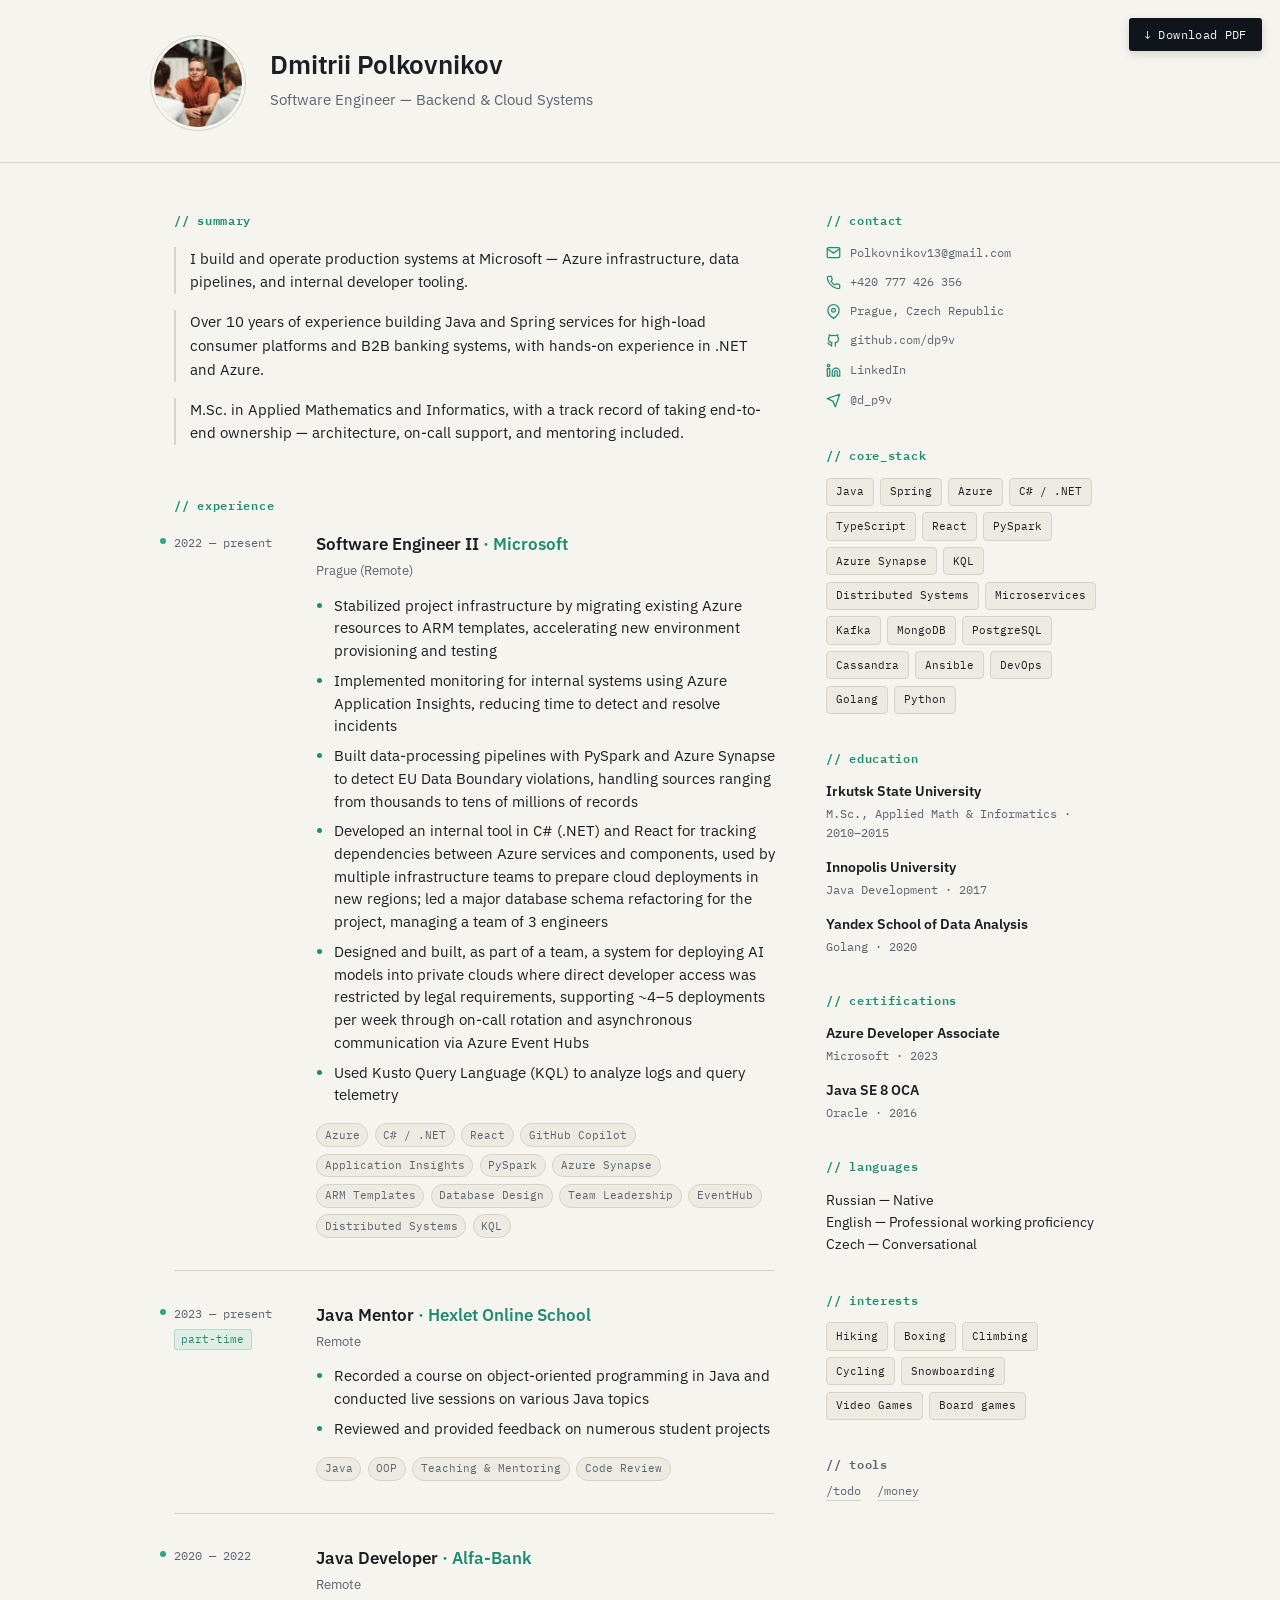
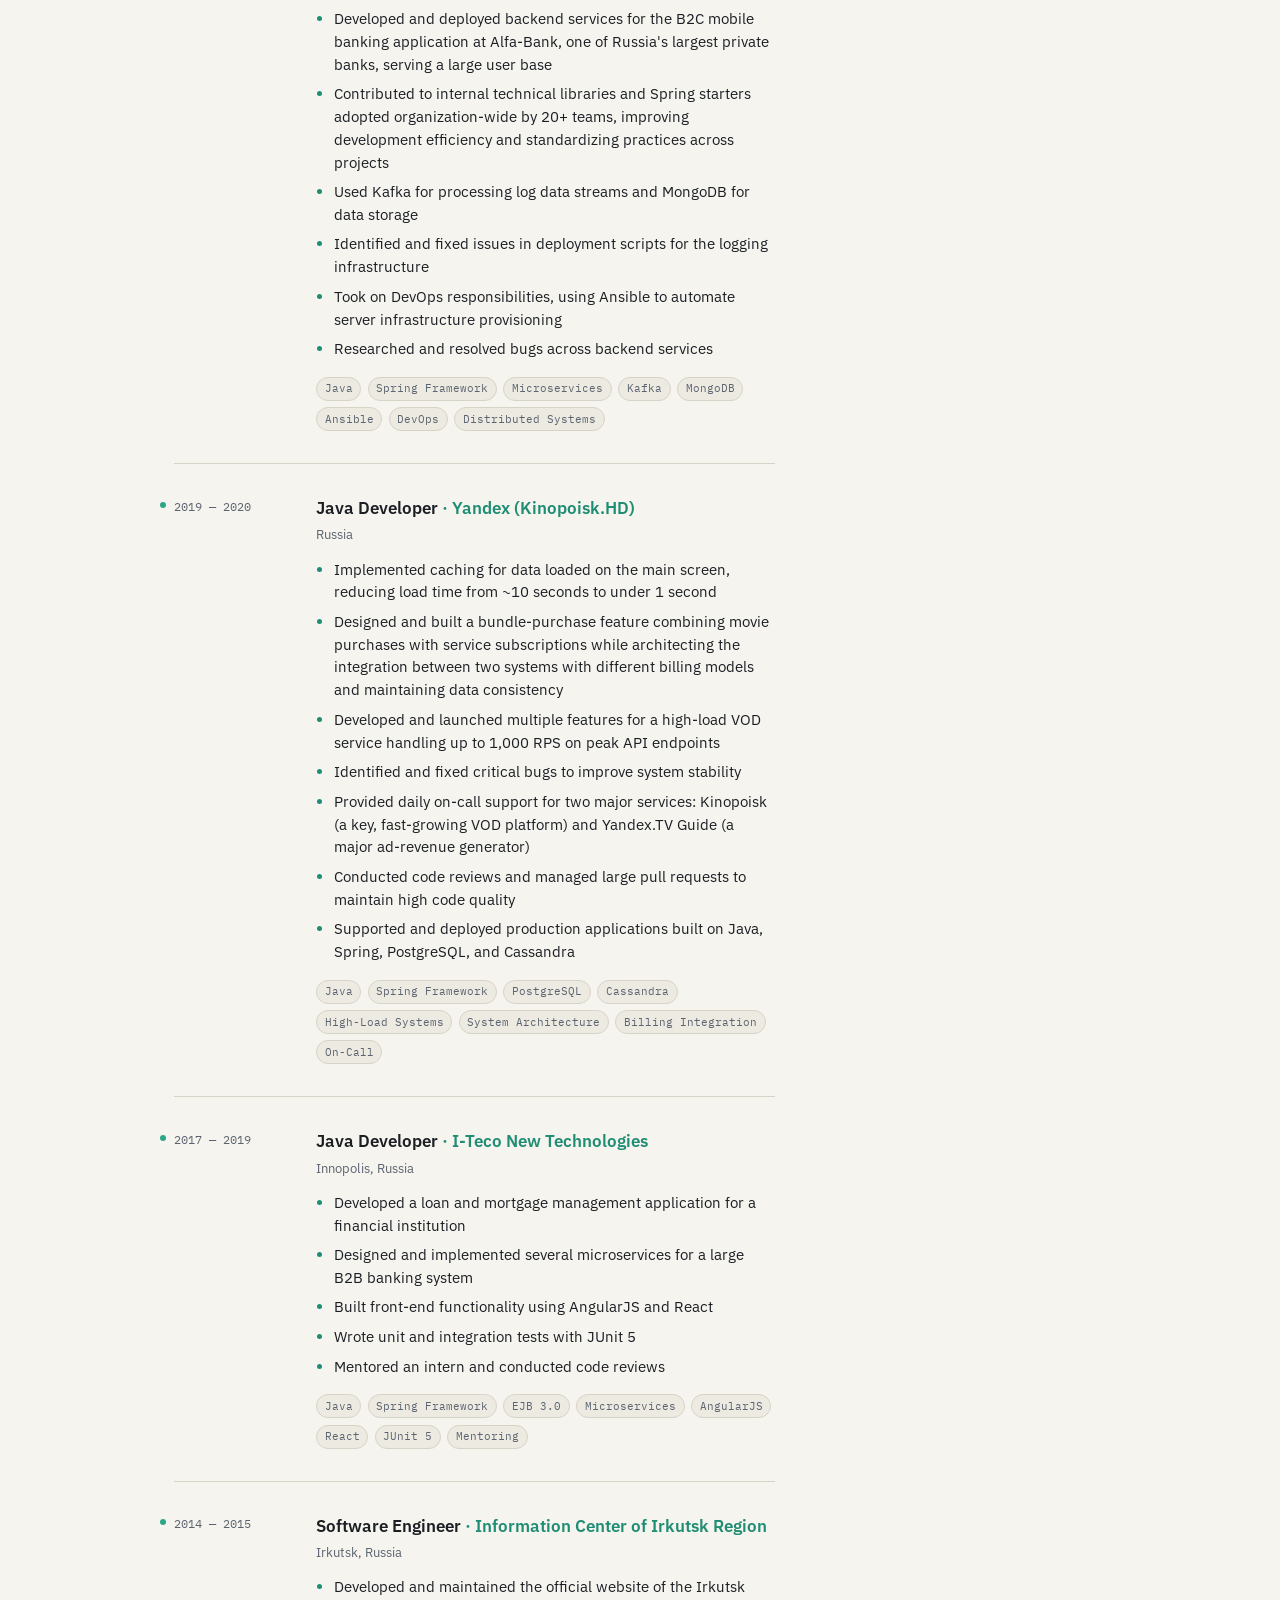
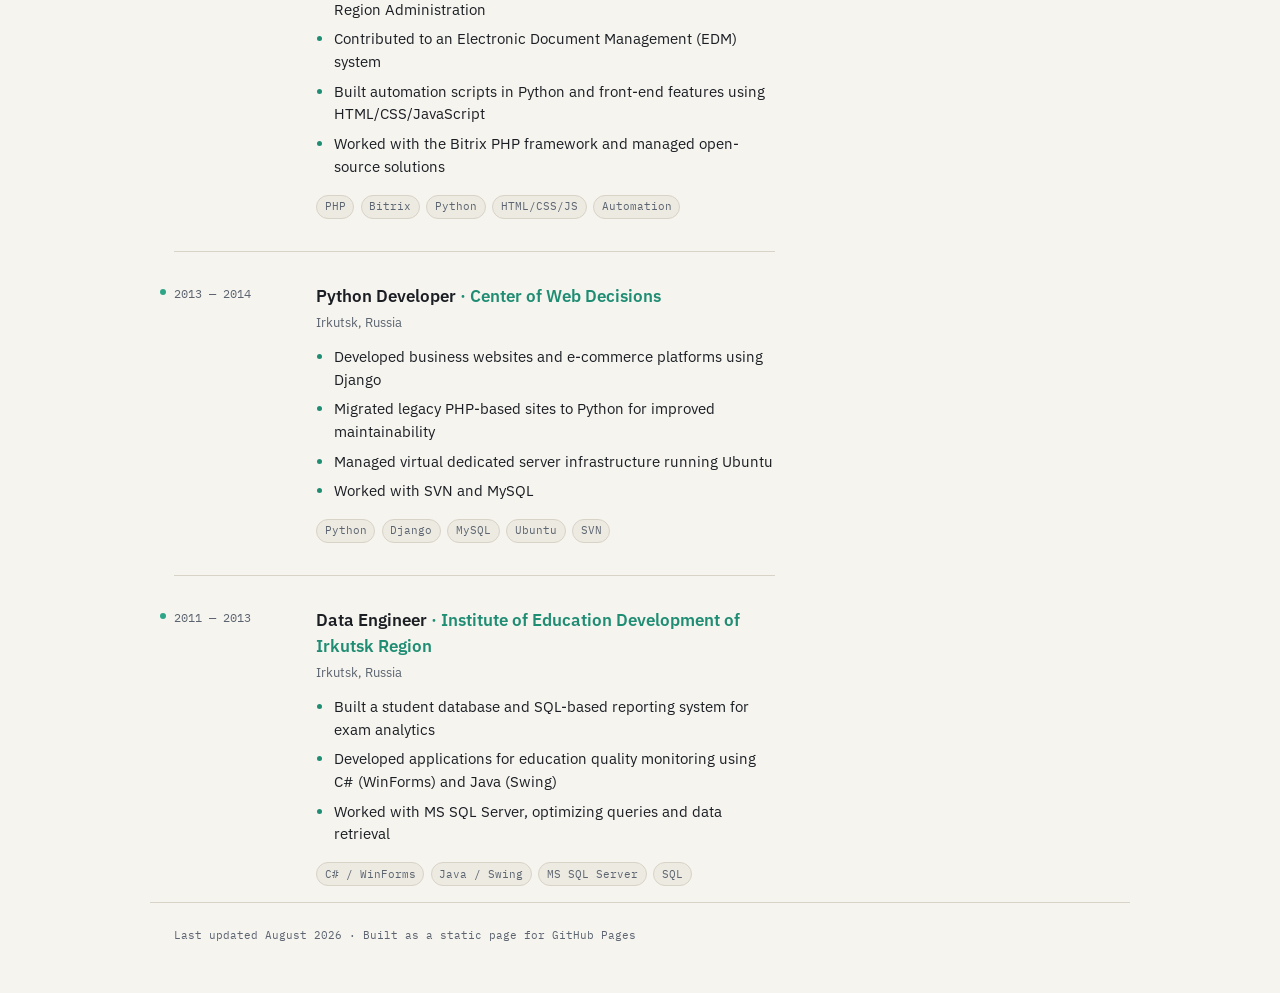
<file: index.html>
<!DOCTYPE html>
<html lang="en">
<head>
<meta charset="UTF-8">
<meta name="viewport" content="width=device-width, initial-scale=1.0">
<title>Dmitrii Polkovnikov — Software Engineer</title>
<meta name="description" content="Dmitrii Polkovnikov — Software Engineer, backend & cloud systems, Prague, Czech Republic.">
<link rel="preconnect" href="https://fonts.googleapis.com">
<link rel="preconnect" href="https://fonts.gstatic.com" crossorigin>
<link href="https://fonts.googleapis.com/css2?family=IBM+Plex+Mono:wght@400;500;600;700&family=IBM+Plex+Sans:wght@400;500;600;700&display=swap" rel="stylesheet">
<style>
  :root{
    --ink: #10151c;
    --paper: #f6f4ef;
    --paper-alt: #edeae2;
    --paper-text: #1b1f24;
    --text-soft: #5b6470;
    --rule: #d8d3c7;
    --accent: #2fa588;
    --accent-dim: #1f8d73;
    --amber: #b5822a;
    --mono: 'IBM Plex Mono', ui-monospace, SFMono-Regular, Menlo, monospace;
    --sans: 'IBM Plex Sans', -apple-system, BlinkMacSystemFont, 'Segoe UI', sans-serif;
    --max: 980px;
  }

  *{ box-sizing: border-box; }
  html{ scroll-behavior: smooth; }
  body{
    margin:0;
    background: var(--paper);
    color: var(--paper-text);
    font-family: var(--sans);
    line-height: 1.55;
    -webkit-font-smoothing: antialiased;
  }
  a{ color: inherit; }

  .eyebrow{
    font-family: var(--mono);
    font-size: 0.74rem;
    letter-spacing: 0.06em;
    color: var(--accent-dim);
    text-transform: lowercase;
    margin: 0 0 1.1rem 0;
    font-weight: 600;
  }

  /* ---------- Print button ---------- */
  #print-btn{
    position: fixed;
    top: 18px;
    right: 18px;
    z-index: 50;
    font-family: var(--mono);
    font-size: 0.76rem;
    letter-spacing: 0.03em;
    background: var(--ink);
    color: var(--paper);
    border: none;
    padding: 0.55rem 0.95rem;
    border-radius: 3px;
    cursor: pointer;
    box-shadow: 0 3px 10px rgba(0,0,0,0.15);
    transition: transform 0.15s ease, box-shadow 0.15s ease;
  }
  #print-btn:hover{ transform: translateY(-1px); }
  #print-btn:focus-visible{ outline: 2px solid var(--accent); outline-offset: 2px; }

  /* ---------- Hero (quiet) ---------- */
  .hero{
    border-bottom: 1px solid var(--rule);
    padding: 2.2rem 1.5rem 1.9rem;
  }
  .hero-inner{
    max-width: var(--max);
    margin: 0 auto;
    display: flex;
    gap: 1.5rem;
    align-items: center;
  }
  .avatar-wrap{
    flex: none;
    width: 96px;
    height: 96px;
    border-radius: 50%;
    border: 1px solid var(--rule);
    padding: 3px;
  }
  #avatar, #avatar-fallback{
    width: 100%;
    height: 100%;
    border-radius: 50%;
    object-fit: cover;
    object-position: center;
    display: block;
  }
  #avatar-fallback{
    display: none;
    align-items: center;
    justify-content: center;
    background: var(--paper-alt);
    font-family: var(--mono);
    font-weight: 600;
    font-size: 1.2rem;
    letter-spacing: 0.03em;
    color: var(--text-soft);
  }
  .hero-text{ min-width: 0; }
  .hero h1{
    font-family: var(--sans);
    font-size: clamp(1.35rem, 3vw, 1.65rem);
    font-weight: 600;
    letter-spacing: -0.005em;
    margin: 0 0 0.2rem;
  }
  .hero .role{
    font-size: 0.94rem;
    color: var(--text-soft);
    margin: 0 0 0.7rem;
  }
  .contact-list{
    list-style: none;
    display: flex;
    flex-direction: column;
    gap: 0.6rem;
    padding: 0;
    margin: 0;
    font-family: var(--mono);
    font-size: 0.78rem;
    color: var(--text-soft);
  }
  .contact-list li{ display: flex; align-items: center; gap: 0.55rem; }
  .contact-list svg{
    flex: none;
    width: 15px;
    height: 15px;
    color: var(--accent-dim);
  }
  .contact-list a{ text-decoration: none; border-bottom: 1px solid transparent; word-break: break-word; }
  .contact-list a:hover{ border-color: var(--accent-dim); color: var(--accent-dim); }

  /* ---------- Layout ---------- */
  .layout{
    max-width: var(--max);
    margin: 0 auto;
    padding: 3rem 1.5rem 1rem;
    display: grid;
    grid-template-columns: 1fr 280px;
    gap: 3.2rem;
    align-items: start;
  }
  main section{ margin-bottom: 3.2rem; }
  main section:last-child{ margin-bottom: 0; }

  .summary-lines{ max-width: 62ch; }
  .summary-lines p{
    margin: 0 0 1rem;
    padding-left: 0.9rem;
    border-left: 2px solid var(--rule);
    font-size: 0.96rem;
  }
  .summary-lines p:last-child{ margin-bottom: 0; }

  /* ---------- Experience log ---------- */
  .log-entry{
    position: relative;
    display: grid;
    grid-template-columns: 118px 1fr;
    gap: 1.5rem;
    padding-bottom: 2rem;
    border-bottom: 1px solid var(--rule);
    margin-bottom: 2rem;
  }
  .log-entry:last-child{ border-bottom: none; margin-bottom: 0; padding-bottom: 0; }

  .entry-meta{
    font-family: var(--mono);
    font-size: 0.74rem;
    color: var(--text-soft);
    padding-top: 0.15rem;
    position: relative;
  }
  .entry-meta::before{
    content: "";
    position: absolute;
    left: -0.85rem;
    top: 0.35rem;
    width: 6px;
    height: 6px;
    border-radius: 50%;
    background: var(--accent);
  }
  .entry-date{ display: block; line-height: 1.4; }
  .entry-tag{
    display: inline-block;
    margin-top: 0.4rem;
    font-size: 0.66rem;
    color: var(--accent-dim);
    background: rgba(47,165,136,0.1);
    border: 1px solid rgba(47,165,136,0.25);
    padding: 0.1rem 0.4rem;
    border-radius: 3px;
  }

  .entry-body h3{
    font-family: var(--sans);
    font-size: 1.04rem;
    font-weight: 600;
    margin: 0 0 0.15rem;
  }
  .entry-company{ color: var(--accent-dim); font-weight: 600; }
  .entry-location{
    margin: 0 0 0.85rem;
    font-size: 0.83rem;
    color: var(--text-soft);
  }
  .entry-body ul{
    margin: 0 0 1rem;
    padding-left: 1.1rem;
  }
  .entry-body li{
    margin-bottom: 0.42rem;
    font-size: 0.92rem;
  }
  .entry-body li::marker{ color: var(--accent-dim); }

  .entry-skills{
    display: flex;
    flex-wrap: wrap;
    gap: 0.4rem;
  }
  .entry-skills span{
    font-family: var(--mono);
    font-size: 0.68rem;
    color: var(--text-soft);
    border: 1px solid var(--rule);
    padding: 0.16rem 0.48rem;
    border-radius: 999px;
    background: var(--paper-alt);
  }

  /* ---------- Sidebar ---------- */
  aside{
    display: flex;
    flex-direction: column;
    gap: 2.2rem;
  }
  .side-block h4{
    font-family: var(--mono);
    font-size: 0.74rem;
    letter-spacing: 0.06em;
    text-transform: lowercase;
    color: var(--accent-dim);
    margin: 0 0 0.85rem;
    font-weight: 600;
  }

  .chip-cloud{ display: flex; flex-wrap: wrap; gap: 0.4rem; }
  .chip-cloud span{
    font-family: var(--mono);
    font-size: 0.7rem;
    padding: 0.28rem 0.55rem;
    border-radius: 4px;
    background: var(--paper-alt);
    border: 1px solid var(--rule);
    color: var(--paper-text);
  }

  .side-list{ display: flex; flex-direction: column; gap: 0.9rem; }
  .side-item h5{
    font-size: 0.86rem;
    font-weight: 600;
    margin: 0 0 0.1rem;
  }
  .side-item p{
    margin: 0;
    font-size: 0.78rem;
    color: var(--text-soft);
    font-family: var(--mono);
  }

  .side-block p.plain{
    margin: 0;
    font-size: 0.86rem;
    color: var(--paper-text);
    line-height: 1.6;
  }

  .side-tools h4{ color: var(--text-soft); margin-bottom: 0.5rem; }
  .tool-links{ display: flex; gap: 1rem; font-family: var(--mono); font-size: 0.75rem; color: var(--text-soft); }
  .tool-links a{ text-decoration: none; border-bottom: 1px solid var(--rule); }
  .tool-links a:hover, .tool-links a:focus-visible{ color: var(--accent-dim); border-color: var(--accent-dim); }

  footer{
    max-width: var(--max);
    margin: 0 auto;
    padding: 1.5rem 1.5rem 3rem;
    font-family: var(--mono);
    font-size: 0.7rem;
    color: var(--text-soft);
    border-top: 1px solid var(--rule);
  }

  /* ---------- Responsive ---------- */
  @media screen and (max-width: 800px){
    .layout{ grid-template-columns: 1fr; gap: 2.4rem; }
    aside{ position: static; }
  }
  @media screen and (max-width: 560px){
    .hero-inner{ flex-direction: column; align-items: flex-start; }
    .log-entry{ grid-template-columns: 1fr; }
    .entry-meta::before{ left: -0.6rem; }
  }

</style>

<!-- Print styles live in their own sheet so they can be switched on
     temporarily on screen (media="all") to measure the real printed
     height before printing. -->
<style id="print-css" media="print">
  #print-btn{ display: none !important; }

  *{
    -webkit-print-color-adjust: exact;
    print-color-adjust: exact;
  }

  html, body{ margin: 0; padding: 0; }
  body{ background: #fff; font-size: 9.5pt; }

  /* Pin the content to a fixed pixel width, centered on the page,
     instead of letting it stretch/shrink to whatever width the
     browser decides the paper is — this is what was causing the
     layout to squeeze and the sidebar to drop below. */
  .hero-inner, .layout, footer{
    width: 740px;
    max-width: 740px;
    margin-left: auto;
    margin-right: auto;
  }

  .hero{ padding: 1.4rem 0 1.1rem; }
  .avatar-wrap{ width: 76px; height: 76px; }
  .hero h1{ font-size: 1.15rem; }
  .hero .role{ font-size: 0.8rem; }

  .layout{
    display: grid;
    grid-template-columns: 1fr 190px;
    gap: 1.6rem;
    padding: 1.6rem 0 0;
  }
  aside{ gap: 1.3rem; }
  .side-block h4{ font-size: 0.68rem; }
  .chip-cloud span{ font-size: 0.62rem; padding: 0.2rem 0.42rem; }
  .side-item h5{ font-size: 0.78rem; }
  .side-item p{ font-size: 0.7rem; }
  .contact-list{ font-size: 0.7rem; }
  .contact-list svg{ width: 12px; height: 12px; }

  .summary-lines p{ font-size: 0.86rem; margin-bottom: 0.7rem; }

  .log-entry{
    grid-template-columns: 88px 1fr;
    gap: 1.1rem;
    padding-bottom: 1rem;
    margin-bottom: 1rem;
  }
  .entry-meta{ font-size: 0.68rem; }
  .entry-body h3{ font-size: 0.92rem; }
  .entry-location{ font-size: 0.74rem; }
  .entry-body li{ font-size: 0.8rem; margin-bottom: 0.32rem; }
  .entry-skills span{ font-size: 0.6rem; padding: 0.12rem 0.4rem; }

  footer{ padding-bottom: 0; }

  a{ text-decoration: none; }
</style>

<!-- Page box: height is filled in at print time so the whole resume
     fits on a single continuous page (no page breaks). -->
<style id="page-css" media="print">
  @page{
    size: 796px 1123px;
    margin: 28px;
  }
</style>
</head>
<body>

<button id="print-btn" onclick="printResume()">↓ Download PDF</button>

<header class="hero">
  <div class="hero-inner">
    <div class="avatar-wrap">
      <img id="avatar" src="photo.jpg" alt="Dmitrii Polkovnikov"
           onerror="this.style.display='none'; document.getElementById('avatar-fallback').style.display='flex';">
      <div id="avatar-fallback">DP</div>
    </div>
    <div class="hero-text">
      <h1>Dmitrii Polkovnikov</h1>
      <p class="role">Software Engineer — Backend &amp; Cloud Systems</p>
    </div>
  </div>
</header>

<div class="layout">
  <main>

    <section class="summary">
      <p class="eyebrow">// summary</p>
      <div class="summary-lines">
        <p>I build and operate production systems at Microsoft — Azure infrastructure, data pipelines, and internal developer tooling.</p>
        <p>Over 10 years of experience building Java and Spring services for high-load consumer platforms and B2B banking systems, with hands-on experience in .NET and Azure.</p>
        <p>M.Sc. in Applied Mathematics and Informatics, with a track record of taking end-to-end ownership — architecture, on-call support, and mentoring included.</p>
      </div>
    </section>

    <section class="experience">
      <p class="eyebrow">// experience</p>

      <article class="log-entry">
        <div class="entry-meta">
          <span class="entry-date">2022 — present</span>
        </div>
        <div class="entry-body">
          <h3>Software Engineer II <span class="entry-company">· Microsoft</span></h3>
          <p class="entry-location">Prague (Remote)</p>
          <ul>
            <li>Stabilized project infrastructure by migrating existing Azure resources to ARM templates, accelerating new environment provisioning and testing</li>
            <li>Implemented monitoring for internal systems using Azure Application Insights, reducing time to detect and resolve incidents</li>
            <li>Built data-processing pipelines with PySpark and Azure Synapse to detect EU Data Boundary violations, handling sources ranging from thousands to tens of millions of records</li>
            <li>Developed an internal tool in C# (.NET) and React for tracking dependencies between Azure services and components, used by multiple infrastructure teams to prepare cloud deployments in new regions; led a major database schema refactoring for the project, managing a team of 3 engineers</li>
            <li>Designed and built, as part of a team, a system for deploying AI models into private clouds where direct developer access was restricted by legal requirements, supporting ~4–5 deployments per week through on-call rotation and asynchronous communication via Azure Event Hubs</li>
            <li>Used Kusto Query Language (KQL) to analyze logs and query telemetry</li>
          </ul>
          <div class="entry-skills">
            <span>Azure</span><span>C# / .NET</span><span>React</span><span>GitHub Copilot</span><span>Application Insights</span>
            <span>PySpark</span><span>Azure Synapse</span><span>ARM Templates</span>
            <span>Database Design</span><span>Team Leadership</span><span>EventHub</span><span>Distributed Systems</span><span>KQL</span>
          </div>
        </div>
      </article>

      <article class="log-entry">
        <div class="entry-meta">
          <span class="entry-date">2023 — present</span>
          <span class="entry-tag">part-time</span>
        </div>
        <div class="entry-body">
          <h3>Java Mentor <span class="entry-company">· Hexlet Online School</span></h3>
          <p class="entry-location">Remote</p>
          <ul>
            <li>Recorded a course on object-oriented programming in Java and conducted live sessions on various Java topics</li>
            <li>Reviewed and provided feedback on numerous student projects</li>
          </ul>
          <div class="entry-skills">
            <span>Java</span><span>OOP</span><span>Teaching &amp; Mentoring</span><span>Code Review</span>
          </div>
        </div>
      </article>

      <article class="log-entry">
        <div class="entry-meta">
          <span class="entry-date">2020 — 2022</span>
        </div>
        <div class="entry-body">
          <h3>Java Developer <span class="entry-company">· Alfa-Bank</span></h3>
          <p class="entry-location">Remote</p>
          <ul>
            <li>Developed and deployed backend services for the B2C mobile banking application at Alfa-Bank, one of Russia's largest private banks, serving a large user base</li>
            <li>Contributed to internal technical libraries and Spring starters adopted organization-wide by 20+ teams, improving development efficiency and standardizing practices across projects</li>
            <li>Used Kafka for processing log data streams and MongoDB for data storage</li>
            <li>Identified and fixed issues in deployment scripts for the logging infrastructure</li>
            <li>Took on DevOps responsibilities, using Ansible to automate server infrastructure provisioning</li>
            <li>Researched and resolved bugs across backend services</li>
          </ul>
          <div class="entry-skills">
            <span>Java</span><span>Spring Framework</span><span>Microservices</span><span>Kafka</span>
            <span>MongoDB</span><span>Ansible</span><span>DevOps</span><span>Distributed Systems</span>
          </div>
        </div>
      </article>

      <article class="log-entry">
        <div class="entry-meta">
          <span class="entry-date">2019 — 2020</span>
        </div>
        <div class="entry-body">
          <h3>Java Developer <span class="entry-company">· Yandex (Kinopoisk.HD)</span></h3>
          <p class="entry-location">Russia</p>
          <ul>
            <li>Implemented caching for data loaded on the main screen, reducing load time from ~10 seconds to under 1 second</li>
            <li>Designed and built a bundle-purchase feature combining movie purchases with service subscriptions while architecting the integration between two systems with different billing models and maintaining data consistency</li>
            <li>Developed and launched multiple features for a high-load VOD service handling up to 1,000 RPS on peak API endpoints</li>
            <li>Identified and fixed critical bugs to improve system stability</li>
            <li>Provided daily on-call support for two major services: Kinopoisk (a key, fast-growing VOD platform) and Yandex.TV Guide (a major ad-revenue generator)</li>
            <li>Conducted code reviews and managed large pull requests to maintain high code quality</li>
            <li>Supported and deployed production applications built on Java, Spring, PostgreSQL, and Cassandra</li>
          </ul>
          <div class="entry-skills">
            <span>Java</span><span>Spring Framework</span><span>PostgreSQL</span><span>Cassandra</span>
            <span>High-Load Systems</span><span>System Architecture</span><span>Billing Integration</span><span>On-Call</span>
          </div>
        </div>
      </article>

      <article class="log-entry">
        <div class="entry-meta">
          <span class="entry-date">2017 — 2019</span>
        </div>
        <div class="entry-body">
          <h3>Java Developer <span class="entry-company">· I-Teco New Technologies</span></h3>
          <p class="entry-location">Innopolis, Russia</p>
          <ul>
            <li>Developed a loan and mortgage management application for a financial institution</li>
            <li>Designed and implemented several microservices for a large B2B banking system</li>
            <li>Built front-end functionality using AngularJS and React</li>
            <li>Wrote unit and integration tests with JUnit 5</li>
            <li>Mentored an intern and conducted code reviews</li>
          </ul>
          <div class="entry-skills">
            <span>Java</span><span>Spring Framework</span><span>EJB 3.0</span><span>Microservices</span>
            <span>AngularJS</span><span>React</span><span>JUnit 5</span><span>Mentoring</span>
          </div>
        </div>
      </article>

      <article class="log-entry">
        <div class="entry-meta">
          <span class="entry-date">2014 — 2015</span>
        </div>
        <div class="entry-body">
          <h3>Software Engineer <span class="entry-company">· Information Center of Irkutsk Region</span></h3>
          <p class="entry-location">Irkutsk, Russia</p>
          <ul>
            <li>Developed and maintained the official website of the Irkutsk Region Administration</li>
            <li>Contributed to an Electronic Document Management (EDM) system</li>
            <li>Built automation scripts in Python and front-end features using HTML/CSS/JavaScript</li>
            <li>Worked with the Bitrix PHP framework and managed open-source solutions</li>
          </ul>
          <div class="entry-skills">
            <span>PHP</span><span>Bitrix</span><span>Python</span><span>HTML/CSS/JS</span><span>Automation</span>
          </div>
        </div>
      </article>

      <article class="log-entry">
        <div class="entry-meta">
          <span class="entry-date">2013 — 2014</span>
        </div>
        <div class="entry-body">
          <h3>Python Developer <span class="entry-company">· Center of Web Decisions</span></h3>
          <p class="entry-location">Irkutsk, Russia</p>
          <ul>
            <li>Developed business websites and e-commerce platforms using Django</li>
            <li>Migrated legacy PHP-based sites to Python for improved maintainability</li>
            <li>Managed virtual dedicated server infrastructure running Ubuntu</li>
            <li>Worked with SVN and MySQL</li>
          </ul>
          <div class="entry-skills">
            <span>Python</span><span>Django</span><span>MySQL</span><span>Ubuntu</span><span>SVN</span>
          </div>
        </div>
      </article>

      <article class="log-entry">
        <div class="entry-meta">
          <span class="entry-date">2011 — 2013</span>
        </div>
        <div class="entry-body">
          <h3>Data Engineer <span class="entry-company">· Institute of Education Development of Irkutsk Region</span></h3>
          <p class="entry-location">Irkutsk, Russia</p>
          <ul>
            <li>Built a student database and SQL-based reporting system for exam analytics</li>
            <li>Developed applications for education quality monitoring using C# (WinForms) and Java (Swing)</li>
            <li>Worked with MS SQL Server, optimizing queries and data retrieval</li>
          </ul>
          <div class="entry-skills">
            <span>C# / WinForms</span><span>Java / Swing</span><span>MS SQL Server</span><span>SQL</span>
          </div>
        </div>
      </article>

    </section>
  </main>

  <aside>
    <div class="side-block">
      <h4>// contact</h4>
      <ul class="contact-list">
        <li>
          <svg viewBox="0 0 24 24" fill="none" stroke="currentColor" stroke-width="2" stroke-linecap="round" stroke-linejoin="round"><path d="M4 4h16c1.1 0 2 .9 2 2v12c0 1.1-.9 2-2 2H4c-1.1 0-2-.9-2-2V6c0-1.1.9-2 2-2z"></path><polyline points="22 6 12 13 2 6"></polyline></svg>
          <a href="mailto:Polkovnikov13@gmail.com">Polkovnikov13@gmail.com</a>
        </li>
        <li>
          <svg viewBox="0 0 24 24" fill="none" stroke="currentColor" stroke-width="2" stroke-linecap="round" stroke-linejoin="round"><path d="M22 16.92v3a2 2 0 0 1-2.18 2 19.79 19.79 0 0 1-8.63-3.07 19.5 19.5 0 0 1-6-6 19.79 19.79 0 0 1-3.07-8.67A2 2 0 0 1 4.11 2h3a2 2 0 0 1 2 1.72c.13.96.36 1.9.7 2.81a2 2 0 0 1-.45 2.11L8.09 9.91a16 16 0 0 0 6 6l1.27-1.27a2 2 0 0 1 2.11-.45c.91.34 1.85.57 2.81.7A2 2 0 0 1 22 16.92z"></path></svg>
          <span>+420 777 426 356</span>
        </li>
        <li>
          <svg viewBox="0 0 24 24" fill="none" stroke="currentColor" stroke-width="2" stroke-linecap="round" stroke-linejoin="round"><path d="M21 10c0 7-9 13-9 13s-9-6-9-13a9 9 0 0 1 18 0z"></path><circle cx="12" cy="10" r="3"></circle></svg>
          <span>Prague, Czech Republic</span>
        </li>
        <li>
          <svg viewBox="0 0 24 24" fill="none" stroke="currentColor" stroke-width="2" stroke-linecap="round" stroke-linejoin="round"><path d="M9 19c-4.3 1.4-4.3-2.5-6-3m12 5v-3.5c0-1 .1-1.4-.5-2 2.8-.3 5.5-1.4 5.5-6a4.6 4.6 0 0 0-1.3-3.2 4.2 4.2 0 0 0-.1-3.2s-1.1-.3-3.5 1.3a12.3 12.3 0 0 0-6.2 0C6.5 2.8 5.4 3.1 5.4 3.1a4.2 4.2 0 0 0-.1 3.2A4.6 4.6 0 0 0 4 9.5c0 4.6 2.7 5.7 5.5 6-.6.6-.6 1.2-.5 2V21"></path></svg>
          <a href="https://github.com/dp9v" target="_blank" rel="noopener">github.com/dp9v</a>
        </li>
        <li>
          <svg viewBox="0 0 24 24" fill="none" stroke="currentColor" stroke-width="2" stroke-linecap="round" stroke-linejoin="round"><path d="M16 8a6 6 0 0 1 6 6v7h-4v-7a2 2 0 0 0-2-2 2 2 0 0 0-2 2v7h-4v-7a6 6 0 0 1 6-6z"></path><rect x="2" y="9" width="4" height="12"></rect><circle cx="4" cy="4" r="2"></circle></svg>
          <a href="https://www.linkedin.com/in/dmitrii-polkovnikov-275178109" target="_blank" rel="noopener">LinkedIn</a>
        </li>
        <li>
          <svg viewBox="0 0 24 24" fill="none" stroke="currentColor" stroke-width="2" stroke-linecap="round" stroke-linejoin="round"><polygon points="22 2 15 22 11 13 2 9 22 2"></polygon></svg>
          <a href="https://t.me/d_p9v" target="_blank" rel="noopener">@d_p9v</a>
        </li>
      </ul>
    </div>

    <div class="side-block">
      <h4>// core_stack</h4>
      <div class="chip-cloud">
        <span>Java</span><span>Spring</span><span>Azure</span><span>C# / .NET</span>
        <span>TypeScript</span><span>React</span><span>PySpark</span><span>Azure Synapse</span><span>KQL</span>
        <span>Distributed Systems</span><span>Microservices</span><span>Kafka</span><span>MongoDB</span>
        <span>PostgreSQL</span><span>Cassandra</span><span>Ansible</span><span>DevOps</span>
        <span>Golang</span><span>Python</span>
      </div>
    </div>

    <div class="side-block">
      <h4>// education</h4>
      <div class="side-list">
        <div class="side-item">
          <h5>Irkutsk State University</h5>
          <p>M.Sc., Applied Math &amp; Informatics · 2010–2015</p>
        </div>
        <div class="side-item">
          <h5>Innopolis University</h5>
          <p>Java Development · 2017</p>
        </div>
        <div class="side-item">
          <h5>Yandex School of Data Analysis</h5>
          <p>Golang · 2020</p>
        </div>
      </div>
    </div>

    <div class="side-block">
      <h4>// certifications</h4>
      <div class="side-list">
        <div class="side-item">
          <h5>Azure Developer Associate</h5>
          <p>Microsoft · 2023</p>
        </div>
        <div class="side-item">
          <h5>Java SE 8 OCA</h5>
          <p>Oracle · 2016</p>
        </div>
      </div>
    </div>

    <div class="side-block">
      <h4>// languages</h4>
      <p class="plain">Russian — Native<br>English — Professional working proficiency<br>Czech — Conversational</p>
    </div>

    <div class="side-block">
      <h4>// interests</h4>
      <div class="chip-cloud">
        <span>Hiking</span><span>Boxing</span><span>Climbing</span><span>Cycling</span>
        <span>Snowboarding</span><span>Video Games</span><span>Board games</span>
      </div>
    </div>
    <nav class="side-block side-tools" aria-labelledby="tools-heading">
      <h4 id="tools-heading">// tools</h4>
      <div class="tool-links">
        <a href="/todo/" title="Todo list">/todo</a>
        <a href="/money/" title="Money planner">/money</a>
      </div>
    </nav>
  </aside>
</div>

<footer>
  Last updated August 2026 · Built as a static page for GitHub Pages
</footer>

<script>
  (function(){
    var PAGE_MARGIN = 28;   // must match @page margin
    var CONTENT_WIDTH = 740; // must match the print width of .layout / .hero-inner
    var SAFETY = 36;         // slack so rounding never spills onto a 2nd page
    var sized = false;
    var printCss = document.getElementById('print-css');
    var pageCss = document.getElementById('page-css');

    function measuredHeight(){
      var doc = document.documentElement;
      var last = document.querySelector('footer');
      var h = Math.max(
        doc.scrollHeight,
        document.body.scrollHeight,
        last ? Math.ceil(last.getBoundingClientRect().bottom + window.scrollY) : 0
      );
      return Math.ceil(h);
    }

    function sizePageToContent(){
      // Apply the print sheet on screen so the printed height can be
      // measured, then size the page box to fit everything on one page.
      printCss.media = 'all';
      var height;
      try{
        void document.body.offsetHeight; // force reflow
        height = measuredHeight();
      } finally {
        printCss.media = 'print';
      }

      // Printed layout can end up a fraction taller than the on-screen
      // measurement (pt/px rounding, font metrics), and even one extra
      // pixel spills into a second page — so add slack and snap the page
      // height up to a whole number of points (4px = 3pt).
      var pageHeight = height + PAGE_MARGIN * 2 + SAFETY;
      pageHeight = Math.ceil(pageHeight / 4) * 4;

      pageCss.textContent =
        '@page{ size: ' + (CONTENT_WIDTH + PAGE_MARGIN * 2) + 'px ' +
        pageHeight + 'px; margin: ' + PAGE_MARGIN + 'px; }';
      sized = true;
    }

    window.printResume = function(){
      var run = function(){
        sized = false;
        try{ sizePageToContent(); } catch(e){ /* fall back to default page box */ }
        window.print();
      };
      if (document.fonts && document.fonts.ready){
        document.fonts.ready.then(run, run);
      } else {
        run();
      }
    };

    // Browsers that trigger printing on their own (Ctrl+P) still get one page.
    // Measuring while the browser is already in print layout is unreliable,
    // so only do it if the page box has not been sized yet.
    window.addEventListener('beforeprint', function(){
      if (sized) return;
      try{ sizePageToContent(); } catch(e){}
    });

    // Pre-size once the page (and web fonts) have settled.
    var initial = function(){
      requestAnimationFrame(function(){
        try{ sizePageToContent(); } catch(e){}
      });
    };
    if (document.fonts && document.fonts.ready){
      document.fonts.ready.then(initial, initial);
    } else {
      window.addEventListener('load', initial);
    }

    // Content height can still change afterwards (late image load, resize).
    window.addEventListener('load', function(){ sized = false; initial(); });
    window.addEventListener('resize', function(){ sized = false; });
  })();
</script>

</body>
</html>
</file>
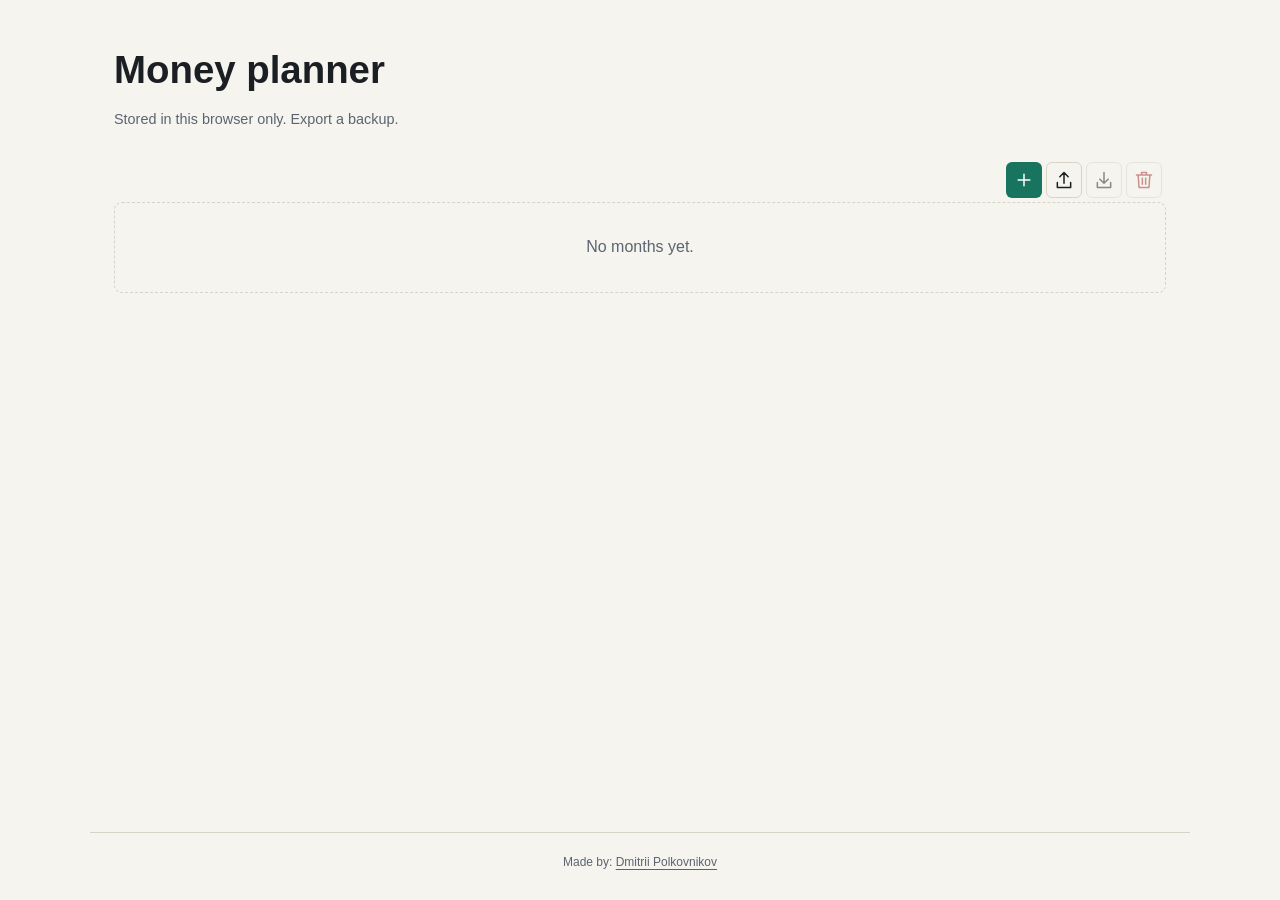
<file: money/index.html>
<!DOCTYPE html>
<html lang="en">
<head>
  <meta charset="UTF-8">
  <meta name="viewport" content="width=device-width, initial-scale=1.0">
  <meta name="robots" content="noindex, nofollow">
  <title>Money planner</title>
  <link rel="stylesheet" href="/money/styles.css">
  <script src="/money/model.js" defer></script>
  <script src="/money/app.js" defer></script>
</head>
<body>
  <main>
    <header>
      <h1>Money planner</h1>
      <p class="muted">Stored in this browser only. Export a backup.</p>
    </header>
    <noscript>Enable JavaScript to use the planner.</noscript>
    <p id="error" class="error" role="alert" hidden></p>
    <p id="notice" class="notice" role="status" hidden></p>
    <fieldset id="workspace" disabled>
      <legend class="sr-only">Money planner</legend>
      <div class="month-navigation">
        <div id="month-tabs" class="tabs" role="tablist" aria-label="Months, newest first"></div>
        <div class="toolbar" role="group" aria-label="Manage months">
          <button type="button" id="new-month" class="icon-button" aria-label="Start a new month" title="Start a new month">
            <svg viewBox="0 0 24 24" aria-hidden="true" focusable="false"><path d="M12 5v14M5 12h14"/></svg>
          </button>
          <button type="button" id="import" class="secondary icon-button" aria-label="Import JSON" title="Import JSON">
            <svg viewBox="0 0 24 24" aria-hidden="true" focusable="false"><path d="M12 16V3m-5 5 5-5 5 5M4 15v6h16v-6"/></svg>
          </button>
          <button type="button" id="export" class="secondary icon-button" aria-label="Export JSON" title="Export JSON">
            <svg viewBox="0 0 24 24" aria-hidden="true" focusable="false"><path d="M12 3v13m-5-5 5 5 5-5M4 15v6h16v-6"/></svg>
          </button>
          <button type="button" id="clear-all" class="secondary danger icon-button" aria-label="Clear all months" title="Clear all months">
            <svg viewBox="0 0 24 24" aria-hidden="true" focusable="false"><path d="M3 6h18M9 6V3h6v3M5 6l1 15h12l1-15M10 10v7M14 10v7"/></svg>
          </button>
        </div>
      </div>
      <p id="empty" class="empty" hidden>No months yet.</p>

      <div id="month-panel" role="tabpanel" hidden>
        <details id="month-settings" class="month-settings">
          <summary id="month-heading">Month settings</summary>
          <form id="month-form">
            <div class="month-grid">
              <div class="title-field">
                <label for="month-title">Title</label>
                <input id="month-title" maxlength="100" required autocomplete="off">
              </div>
              <div>
                <label for="month-date">Month</label>
                <input id="month-date" type="month" min="0001-01" max="9999-12" required title="Changing the month moves transaction dates.">
              </div>
              <div>
                <label for="month-status">Status</label>
                <select id="month-status">
                  <option value="draft">Draft</option>
                  <option value="active">Active</option>
                </select>
              </div>
              <div>
                <label for="opening">Opening balance</label>
                <input id="opening" type="text" inputmode="decimal" maxlength="16" required>
              </div>
            </div>
            <div class="form-actions">
              <button type="submit">Save</button>
              <button type="button" id="delete-month" class="secondary danger">Delete month</button>
            </div>
          </form>
        </details>

        <section aria-labelledby="list-heading">
          <h2 id="list-heading">Transactions</h2>
          <div class="transaction-columns" aria-hidden="true">
            <span></span><span>Title</span><span>Amount</span><span>Date</span><span>Status</span><span></span>
          </div>
          <p id="reorder-status" class="sr-only" role="status"></p>
          <ul id="transactions" class="transactions"></ul>
          <p id="empty-transactions" class="empty">No transactions yet.</p>
          <button type="button" id="add-transaction" class="secondary add-transaction">Add</button>
        </section>

        <section class="panel totals-panel" aria-labelledby="totals-heading">
          <h2 id="totals-heading">Totals</h2>
          <dl class="totals">
            <div><dt>Opening balance</dt><dd id="total-opening"></dd></div>
            <div><dt>Total income</dt><dd id="total-income" class="income"></dd></div>
            <div><dt>Total expenses</dt><dd id="total-expense"></dd></div>
            <div><dt title="Opening balance plus received income, minus paid expenses.">Current balance</dt><dd id="total-current"></dd></div>
            <div><dt>Reserved for expenses</dt><dd id="total-reserved"></dd></div>
            <div><dt title="Current balance minus reserved funds.">Available now</dt><dd id="total-available"></dd></div>
            <div class="closing"><dt>Projected closing balance</dt><dd id="total-closing"></dd></div>
          </dl>
        </section>
      </div>
    </fieldset>
    <dialog id="json-dialog" aria-labelledby="json-heading">
      <form id="json-form">
        <div class="dialog-heading">
          <h2 id="json-heading">JSON</h2>
          <button type="button" id="close-json" class="secondary icon-button" aria-label="Close" title="Close">×</button>
        </div>
        <p id="json-hint" class="muted" hidden>Existing months stay unchanged. Duplicates are skipped; changed versions are added separately.</p>
        <textarea id="json-text" aria-label="JSON" rows="10" spellcheck="false" autocomplete="off" placeholder="Paste JSON here"></textarea>
        <p id="json-error" class="error" role="alert" hidden></p>
        <p id="json-notice" class="notice" role="status" hidden></p>
        <div class="dialog-actions">
          <button type="button" id="paste-json" class="secondary">Paste</button>
          <button type="button" id="copy-json">Copy</button>
          <button type="submit" id="import-json">Import</button>
        </div>
      </form>
    </dialog>
  </main>
  <footer class="site-footer">Made by: <a href="/">Dmitrii Polkovnikov</a></footer>
</body>
</html>
</file>
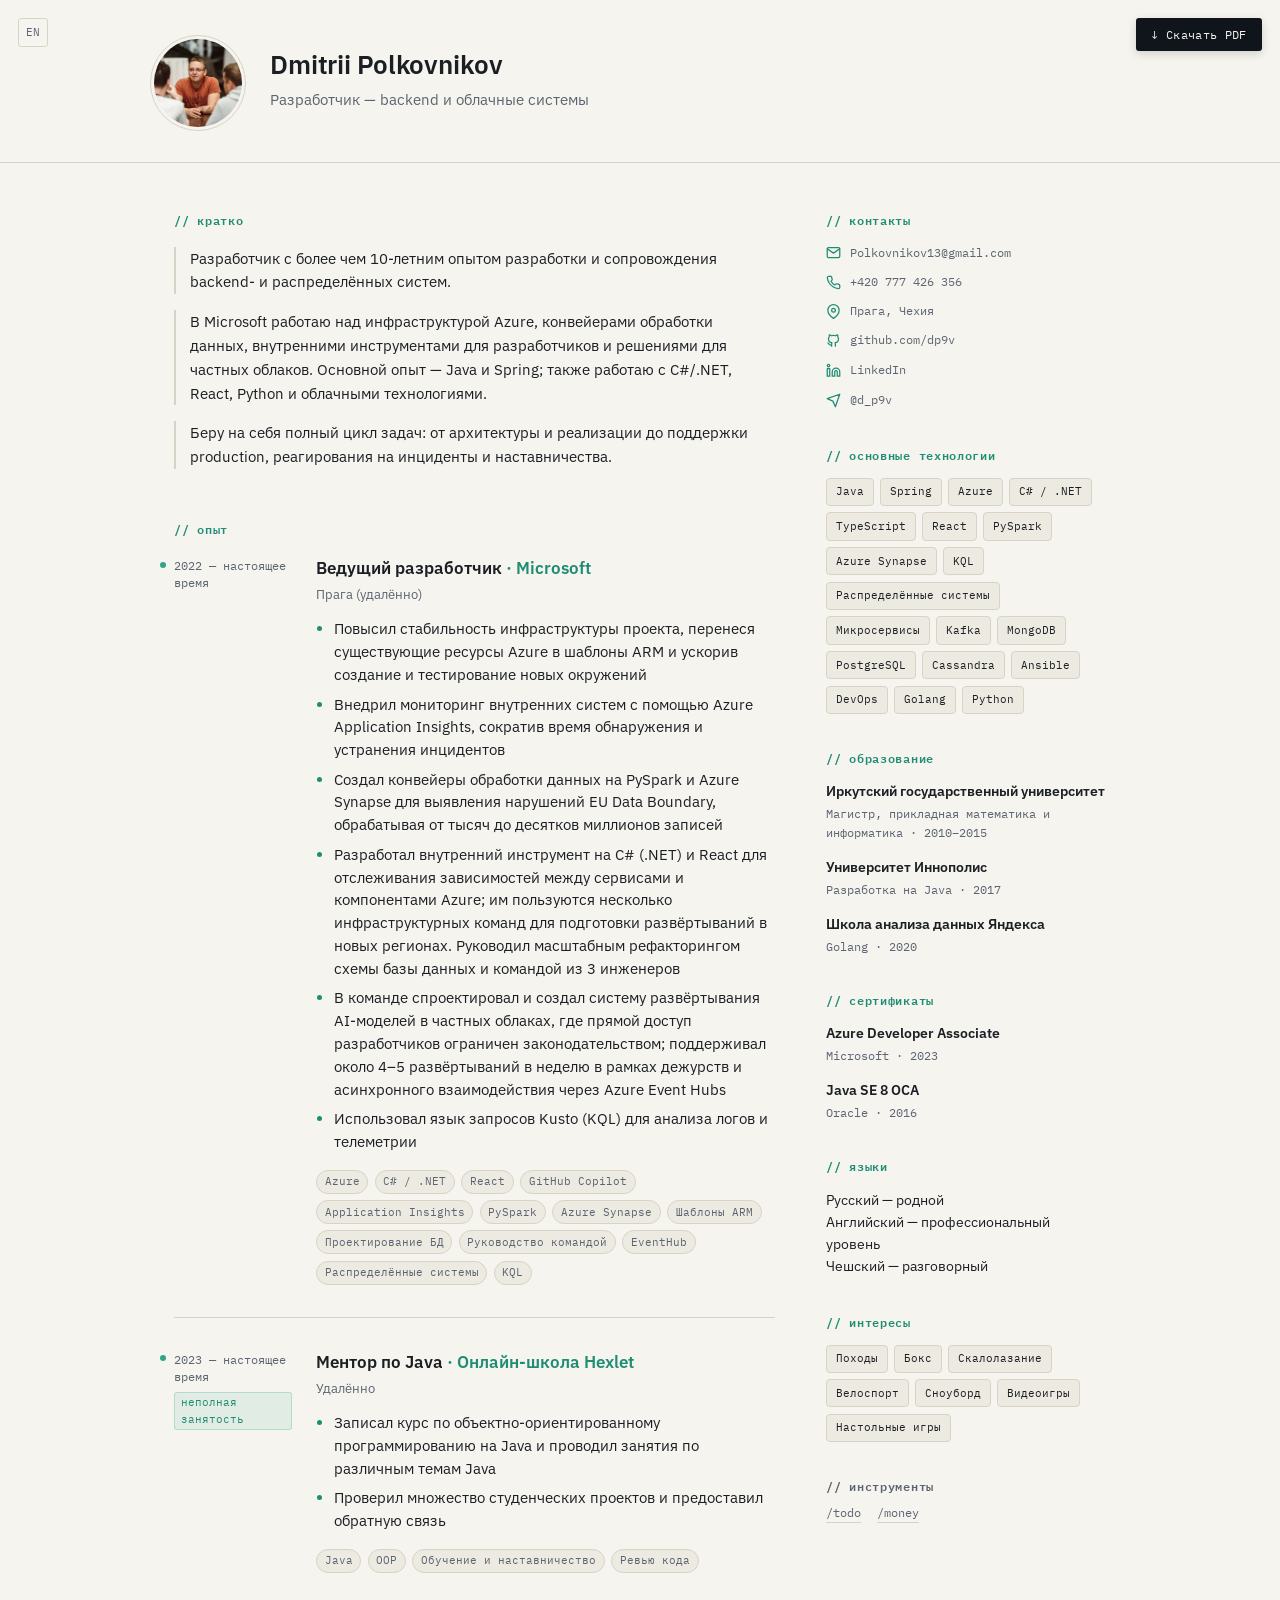
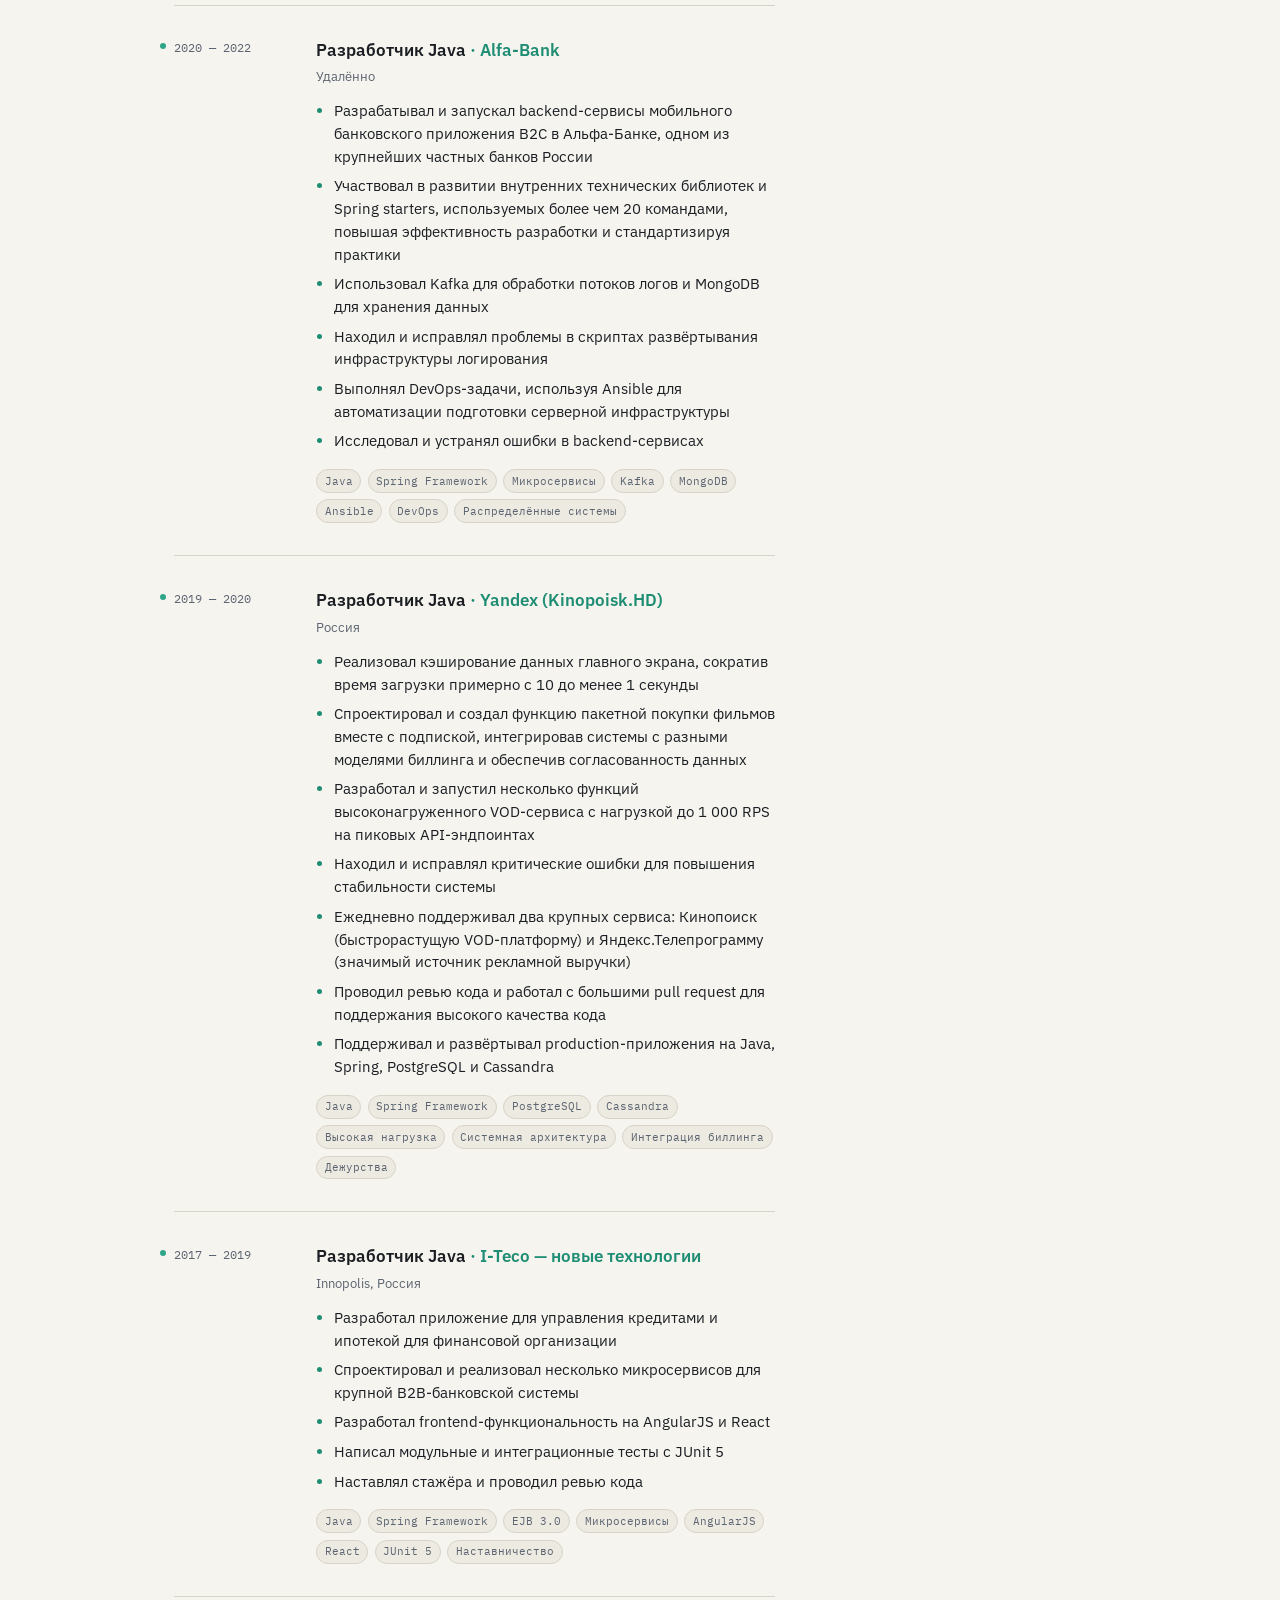
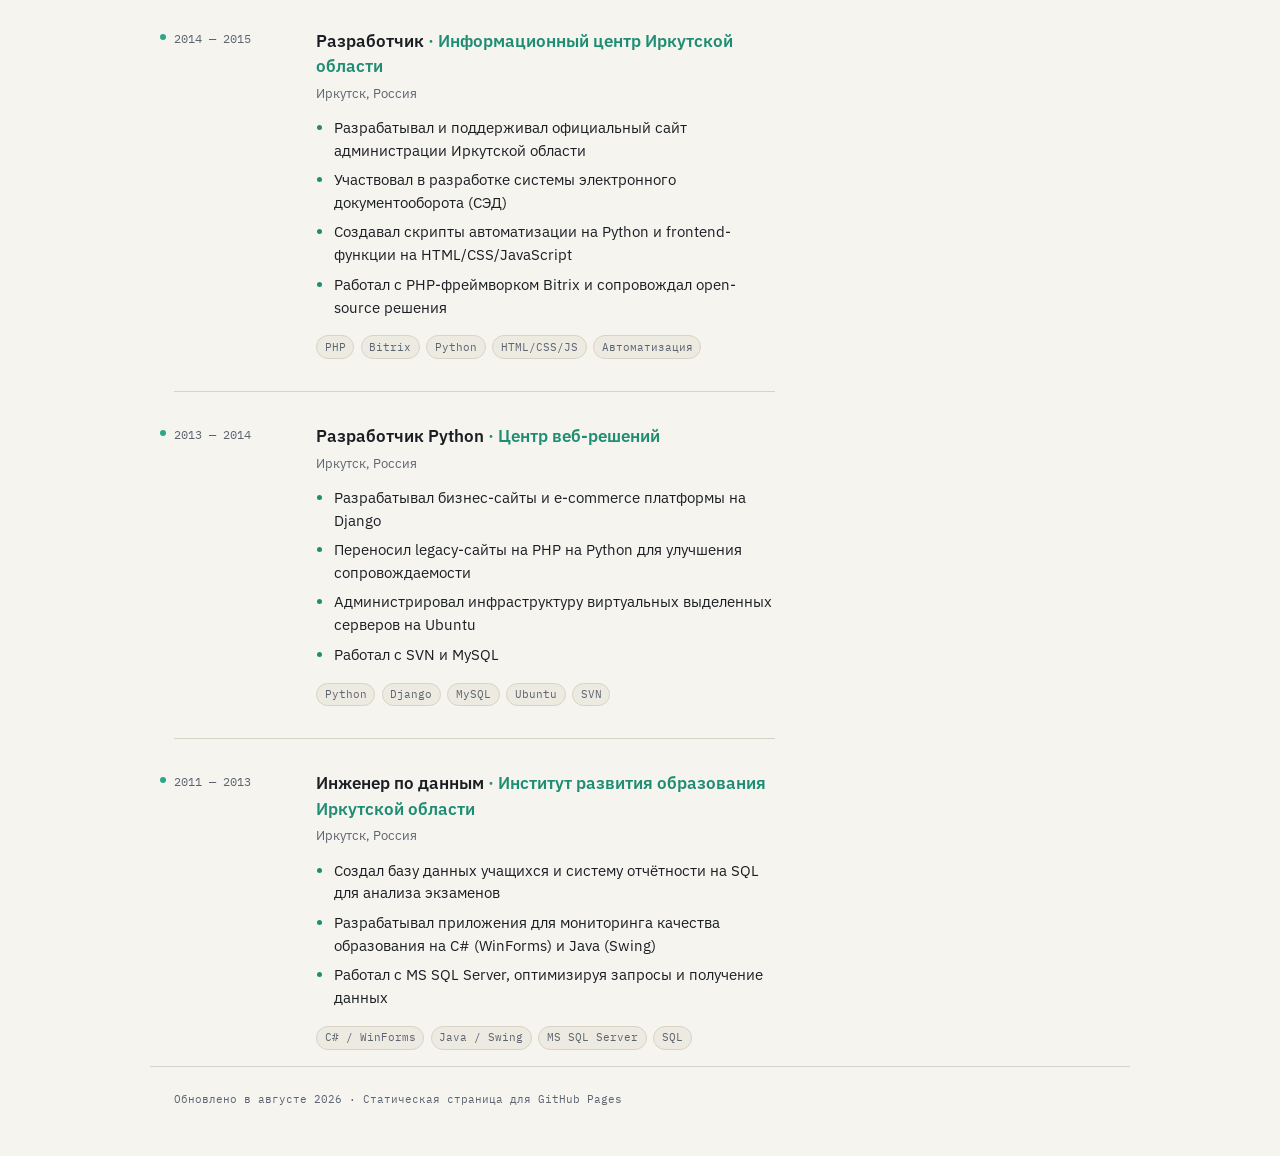
<file: ru/index.html>
<!DOCTYPE html>
<html lang="ru">
<head>
<meta charset="UTF-8">
<meta name="viewport" content="width=device-width, initial-scale=1.0">
<title>Dmitrii Polkovnikov — Разработчик</title>
<meta name="description" content="Dmitrii Polkovnikov — разработчик, backend и облачные системы, Прага, Чехия.">
<link rel="preconnect" href="https://fonts.googleapis.com">
<link rel="preconnect" href="https://fonts.gstatic.com" crossorigin>
<link href="https://fonts.googleapis.com/css2?family=IBM+Plex+Mono:wght@400;500;600;700&family=IBM+Plex+Sans:wght@400;500;600;700&display=swap" rel="stylesheet">
<style>
  :root{
    --ink: #10151c;
    --paper: #f6f4ef;
    --paper-alt: #edeae2;
    --paper-text: #1b1f24;
    --text-soft: #5b6470;
    --rule: #d8d3c7;
    --accent: #2fa588;
    --accent-dim: #1f8d73;
    --amber: #b5822a;
    --mono: 'IBM Plex Mono', ui-monospace, SFMono-Regular, Menlo, monospace;
    --sans: 'IBM Plex Sans', -apple-system, BlinkMacSystemFont, 'Segoe UI', sans-serif;
    --max: 980px;
  }

  *{ box-sizing: border-box; }
  html{ scroll-behavior: smooth; }
  body{
    margin:0;
    background: var(--paper);
    color: var(--paper-text);
    font-family: var(--sans);
    line-height: 1.55;
    -webkit-font-smoothing: antialiased;
  }
  a{ color: inherit; }

  .language-switcher{
    position: fixed;
    top: 18px;
    left: 18px;
    z-index: 50;
    display: flex;
    gap: 0.35rem;
    font-family: var(--mono);
    font-size: 0.7rem;
  }
  .language-switcher a{
    padding: 0.3rem 0.45rem;
    text-decoration: none;
    color: var(--text-soft);
    border: 1px solid var(--rule);
    border-radius: 3px;
    background: var(--paper);
  }
  .language-switcher a:hover,
  .language-switcher a:focus-visible{
    color: var(--accent-dim);
    border-color: var(--accent-dim);
  }

  .eyebrow{
    font-family: var(--mono);
    font-size: 0.74rem;
    letter-spacing: 0.06em;
    color: var(--accent-dim);
    text-transform: lowercase;
    margin: 0 0 1.1rem 0;
    font-weight: 600;
  }

  /* ---------- Print button ---------- */
  #print-btn{
    position: fixed;
    top: 18px;
    right: 18px;
    z-index: 50;
    font-family: var(--mono);
    font-size: 0.76rem;
    letter-spacing: 0.03em;
    background: var(--ink);
    color: var(--paper);
    border: none;
    padding: 0.55rem 0.95rem;
    border-radius: 3px;
    cursor: pointer;
    box-shadow: 0 3px 10px rgba(0,0,0,0.15);
    transition: transform 0.15s ease, box-shadow 0.15s ease;
  }
  #print-btn:hover{ transform: translateY(-1px); }
  #print-btn:focus-visible{ outline: 2px solid var(--accent); outline-offset: 2px; }

  /* ---------- Hero (quiet) ---------- */
  .hero{
    border-bottom: 1px solid var(--rule);
    padding: 2.2rem 1.5rem 1.9rem;
  }
  .hero-inner{
    max-width: var(--max);
    margin: 0 auto;
    display: flex;
    gap: 1.5rem;
    align-items: center;
  }
  .avatar-wrap{
    flex: none;
    width: 96px;
    height: 96px;
    border-radius: 50%;
    border: 1px solid var(--rule);
    padding: 3px;
  }
  #avatar, #avatar-fallback{
    width: 100%;
    height: 100%;
    border-radius: 50%;
    object-fit: cover;
    object-position: center;
    display: block;
  }
  #avatar-fallback{
    display: none;
    align-items: center;
    justify-content: center;
    background: var(--paper-alt);
    font-family: var(--mono);
    font-weight: 600;
    font-size: 1.2rem;
    letter-spacing: 0.03em;
    color: var(--text-soft);
  }
  .hero-text{ min-width: 0; }
  .hero h1{
    font-family: var(--sans);
    font-size: clamp(1.35rem, 3vw, 1.65rem);
    font-weight: 600;
    letter-spacing: -0.005em;
    margin: 0 0 0.2rem;
  }
  .hero .role{
    font-size: 0.94rem;
    color: var(--text-soft);
    margin: 0 0 0.7rem;
  }
  .contact-list{
    list-style: none;
    display: flex;
    flex-direction: column;
    gap: 0.6rem;
    padding: 0;
    margin: 0;
    font-family: var(--mono);
    font-size: 0.78rem;
    color: var(--text-soft);
  }
  .contact-list li{ display: flex; align-items: center; gap: 0.55rem; }
  .contact-list svg{
    flex: none;
    width: 15px;
    height: 15px;
    color: var(--accent-dim);
  }
  .contact-list a{ text-decoration: none; border-bottom: 1px solid transparent; word-break: break-word; }
  .contact-list a:hover{ border-color: var(--accent-dim); color: var(--accent-dim); }

  /* ---------- Layout ---------- */
  .layout{
    max-width: var(--max);
    margin: 0 auto;
    padding: 3rem 1.5rem 1rem;
    display: grid;
    grid-template-columns: 1fr 280px;
    gap: 3.2rem;
    align-items: start;
  }
  main section{ margin-bottom: 3.2rem; }
  main section:last-child{ margin-bottom: 0; }

  .summary-lines{ max-width: 62ch; }
  .summary-lines p{
    margin: 0 0 1rem;
    padding-left: 0.9rem;
    border-left: 2px solid var(--rule);
    font-size: 0.96rem;
  }
  .summary-lines p:last-child{ margin-bottom: 0; }

  /* ---------- Experience log ---------- */
  .log-entry{
    position: relative;
    display: grid;
    grid-template-columns: 118px 1fr;
    gap: 1.5rem;
    padding-bottom: 2rem;
    border-bottom: 1px solid var(--rule);
    margin-bottom: 2rem;
  }
  .log-entry:last-child{ border-bottom: none; margin-bottom: 0; padding-bottom: 0; }

  .entry-meta{
    font-family: var(--mono);
    font-size: 0.74rem;
    color: var(--text-soft);
    padding-top: 0.15rem;
    position: relative;
  }
  .entry-meta::before{
    content: "";
    position: absolute;
    left: -0.85rem;
    top: 0.35rem;
    width: 6px;
    height: 6px;
    border-radius: 50%;
    background: var(--accent);
  }
  .entry-date{ display: block; line-height: 1.4; }
  .entry-tag{
    display: inline-block;
    margin-top: 0.4rem;
    font-size: 0.66rem;
    color: var(--accent-dim);
    background: rgba(47,165,136,0.1);
    border: 1px solid rgba(47,165,136,0.25);
    padding: 0.1rem 0.4rem;
    border-radius: 3px;
  }

  .entry-body h3{
    font-family: var(--sans);
    font-size: 1.04rem;
    font-weight: 600;
    margin: 0 0 0.15rem;
  }
  .entry-company{ color: var(--accent-dim); font-weight: 600; }
  .entry-location{
    margin: 0 0 0.85rem;
    font-size: 0.83rem;
    color: var(--text-soft);
  }
  .entry-body ul{
    margin: 0 0 1rem;
    padding-left: 1.1rem;
  }
  .entry-body li{
    margin-bottom: 0.42rem;
    font-size: 0.92rem;
  }
  .entry-body li::marker{ color: var(--accent-dim); }

  .entry-skills{
    display: flex;
    flex-wrap: wrap;
    gap: 0.4rem;
  }
  .entry-skills span{
    font-family: var(--mono);
    font-size: 0.68rem;
    color: var(--text-soft);
    border: 1px solid var(--rule);
    padding: 0.16rem 0.48rem;
    border-radius: 999px;
    background: var(--paper-alt);
  }

  /* ---------- Sidebar ---------- */
  aside{
    display: flex;
    flex-direction: column;
    gap: 2.2rem;
  }
  .side-block h4{
    font-family: var(--mono);
    font-size: 0.74rem;
    letter-spacing: 0.06em;
    text-transform: lowercase;
    color: var(--accent-dim);
    margin: 0 0 0.85rem;
    font-weight: 600;
  }

  .chip-cloud{ display: flex; flex-wrap: wrap; gap: 0.4rem; }
  .chip-cloud span{
    font-family: var(--mono);
    font-size: 0.7rem;
    padding: 0.28rem 0.55rem;
    border-radius: 4px;
    background: var(--paper-alt);
    border: 1px solid var(--rule);
    color: var(--paper-text);
  }

  .side-list{ display: flex; flex-direction: column; gap: 0.9rem; }
  .side-item h5{
    font-size: 0.86rem;
    font-weight: 600;
    margin: 0 0 0.1rem;
  }
  .side-item p{
    margin: 0;
    font-size: 0.78rem;
    color: var(--text-soft);
    font-family: var(--mono);
  }

  .side-block p.plain{
    margin: 0;
    font-size: 0.86rem;
    color: var(--paper-text);
    line-height: 1.6;
  }

  .side-tools h4{ color: var(--text-soft); margin-bottom: 0.5rem; }
  .tool-links{ display: flex; gap: 1rem; font-family: var(--mono); font-size: 0.75rem; color: var(--text-soft); }
  .tool-links a{ text-decoration: none; border-bottom: 1px solid var(--rule); }
  .tool-links a:hover, .tool-links a:focus-visible{ color: var(--accent-dim); border-color: var(--accent-dim); }

  footer{
    max-width: var(--max);
    margin: 0 auto;
    padding: 1.5rem 1.5rem 3rem;
    font-family: var(--mono);
    font-size: 0.7rem;
    color: var(--text-soft);
    border-top: 1px solid var(--rule);
  }

  /* ---------- Responsive ---------- */
  @media screen and (max-width: 800px){
    .layout{ grid-template-columns: 1fr; gap: 2.4rem; }
    aside{ position: static; }
  }
  @media screen and (max-width: 560px){
    .hero-inner{ flex-direction: column; align-items: flex-start; }
    .log-entry{ grid-template-columns: 1fr; }
    .entry-meta::before{ left: -0.6rem; }
  }

</style>

<!-- Print styles live in their own sheet so they can be switched on
     temporarily on screen (media="all") to measure the real printed
     height before printing. -->
<style id="print-css" media="print">
  #print-btn{ display: none !important; }
  .language-switcher{ display: none !important; }
  .side-tools{ display: none !important; }

  *{
    -webkit-print-color-adjust: exact;
    print-color-adjust: exact;
  }

  html, body{ margin: 0; padding: 0; }
  body{ background: #fff; font-size: 9.5pt; }

  /* Pin the content to a fixed pixel width, centered on the page,
     instead of letting it stretch/shrink to whatever width the
     browser decides the paper is — this is what was causing the
     layout to squeeze and the sidebar to drop below. */
  .hero-inner, .layout, footer{
    width: 740px;
    max-width: 740px;
    margin-left: auto;
    margin-right: auto;
  }

  .hero{ padding: 1.4rem 0 1.1rem; }
  .avatar-wrap{ width: 76px; height: 76px; }
  .hero h1{ font-size: 1.15rem; }
  .hero .role{ font-size: 0.8rem; }

  .layout{
    display: grid;
    grid-template-columns: 1fr 190px;
    gap: 1.6rem;
    padding: 1.6rem 0 0;
  }
  aside{ gap: 1.3rem; }
  .side-block h4{ font-size: 0.68rem; }
  .chip-cloud span{ font-size: 0.62rem; padding: 0.2rem 0.42rem; }
  .side-item h5{ font-size: 0.78rem; }
  .side-item p{ font-size: 0.7rem; }
  .contact-list{ font-size: 0.7rem; }
  .contact-list svg{ width: 12px; height: 12px; }

  .summary-lines p{ font-size: 0.86rem; margin-bottom: 0.7rem; }

  .log-entry{
    grid-template-columns: 88px 1fr;
    gap: 1.1rem;
    padding-bottom: 1rem;
    margin-bottom: 1rem;
  }
  .entry-meta{ font-size: 0.68rem; }
  .entry-body h3{ font-size: 0.92rem; }
  .entry-location{ font-size: 0.74rem; }
  .entry-body li{ font-size: 0.8rem; margin-bottom: 0.32rem; }
  .entry-skills span{ font-size: 0.6rem; padding: 0.12rem 0.4rem; }

  footer{ padding-bottom: 0; }

  a{ text-decoration: none; }
</style>

<!-- Page box: height is filled in at print time so the whole resume
     fits on a single continuous page (no page breaks). -->
<style id="page-css" media="print">
  @page{
    size: 796px 1123px;
    margin: 28px;
  }
</style>
</head>
<body>

<nav class="language-switcher" aria-label="Язык">
  <a href="/" lang="en">EN</a>
</nav>
<button id="print-btn" onclick="printResume()">↓ Скачать PDF</button>

<header class="hero">
  <div class="hero-inner">
    <div class="avatar-wrap">
      <img id="avatar" src="../photo.jpg" alt="Dmitrii Polkovnikov"
           onerror="this.style.display='none'; document.getElementById('avatar-fallback').style.display='flex';">
      <div id="avatar-fallback">DP</div>
    </div>
    <div class="hero-text">
      <h1>Dmitrii Polkovnikov</h1>
      <p class="role">Разработчик — backend и облачные системы</p>
    </div>
  </div>
</header>

<div class="layout">
  <main>

    <section class="summary">
      <p class="eyebrow">// кратко</p>
      <div class="summary-lines">
        <p>Разработчик с более чем 10-летним опытом разработки и сопровождения backend- и распределённых систем.</p>
        <p>В Microsoft работаю над инфраструктурой Azure, конвейерами обработки данных, внутренними инструментами для разработчиков и решениями для частных облаков. Основной опыт — Java и Spring; также работаю с C#/.NET, React, Python и облачными технологиями.</p>
        <p>Беру на себя полный цикл задач: от архитектуры и реализации до поддержки production, реагирования на инциденты и наставничества.</p>
      </div>
    </section>

    <section class="experience">
      <p class="eyebrow">// опыт</p>

      <article class="log-entry">
        <div class="entry-meta">
          <span class="entry-date">2022 — настоящее время</span>
        </div>
        <div class="entry-body">
          <h3>Ведущий разработчик <span class="entry-company">· Microsoft</span></h3>
          <p class="entry-location">Прага (удалённо)</p>
          <ul>
            <li>Повысил стабильность инфраструктуры проекта, перенеся существующие ресурсы Azure в шаблоны ARM и ускорив создание и тестирование новых окружений</li>
            <li>Внедрил мониторинг внутренних систем с помощью Azure Application Insights, сократив время обнаружения и устранения инцидентов</li>
            <li>Создал конвейеры обработки данных на PySpark и Azure Synapse для выявления нарушений EU Data Boundary, обрабатывая от тысяч до десятков миллионов записей</li>
            <li>Разработал внутренний инструмент на C# (.NET) и React для отслеживания зависимостей между сервисами и компонентами Azure; им пользуются несколько инфраструктурных команд для подготовки развёртываний в новых регионах. Руководил масштабным рефакторингом схемы базы данных и командой из 3 инженеров</li>
            <li>В команде спроектировал и создал систему развёртывания AI-моделей в частных облаках, где прямой доступ разработчиков ограничен законодательством; поддерживал около 4–5 развёртываний в неделю в рамках дежурств и асинхронного взаимодействия через Azure Event Hubs</li>
            <li>Использовал язык запросов Kusto (KQL) для анализа логов и телеметрии</li>
          </ul>
          <div class="entry-skills">
            <span>Azure</span><span>C# / .NET</span><span>React</span><span>GitHub Copilot</span><span>Application Insights</span>
            <span>PySpark</span><span>Azure Synapse</span><span>Шаблоны ARM</span>
            <span>Проектирование БД</span><span>Руководство командой</span><span>EventHub</span><span>Распределённые системы</span><span>KQL</span>
          </div>
        </div>
      </article>

      <article class="log-entry">
        <div class="entry-meta">
          <span class="entry-date">2023 — настоящее время</span>
          <span class="entry-tag">неполная занятость</span>
        </div>
        <div class="entry-body">
          <h3>Ментор по Java <span class="entry-company">· Онлайн-школа Hexlet</span></h3>
          <p class="entry-location">Удалённо</p>
          <ul>
            <li>Записал курс по объектно-ориентированному программированию на Java и проводил занятия по различным темам Java</li>
            <li>Проверил множество студенческих проектов и предоставил обратную связь</li>
          </ul>
          <div class="entry-skills">
            <span>Java</span><span>OOP</span><span>Обучение и наставничество</span><span>Ревью кода</span>
          </div>
        </div>
      </article>

      <article class="log-entry">
        <div class="entry-meta">
          <span class="entry-date">2020 — 2022</span>
        </div>
        <div class="entry-body">
          <h3>Разработчик Java <span class="entry-company">· Alfa-Bank</span></h3>
          <p class="entry-location">Удалённо</p>
          <ul>
            <li>Разрабатывал и запускал backend-сервисы мобильного банковского приложения B2C в Альфа-Банке, одном из крупнейших частных банков России</li>
            <li>Участвовал в развитии внутренних технических библиотек и Spring starters, используемых более чем 20 командами, повышая эффективность разработки и стандартизируя практики</li>
            <li>Использовал Kafka для обработки потоков логов и MongoDB для хранения данных</li>
            <li>Находил и исправлял проблемы в скриптах развёртывания инфраструктуры логирования</li>
            <li>Выполнял DevOps-задачи, используя Ansible для автоматизации подготовки серверной инфраструктуры</li>
            <li>Исследовал и устранял ошибки в backend-сервисах</li>
          </ul>
          <div class="entry-skills">
            <span>Java</span><span>Spring Framework</span><span>Микросервисы</span><span>Kafka</span>
            <span>MongoDB</span><span>Ansible</span><span>DevOps</span><span>Распределённые системы</span>
          </div>
        </div>
      </article>

      <article class="log-entry">
        <div class="entry-meta">
          <span class="entry-date">2019 — 2020</span>
        </div>
        <div class="entry-body">
          <h3>Разработчик Java <span class="entry-company">· Yandex (Kinopoisk.HD)</span></h3>
          <p class="entry-location">Россия</p>
          <ul>
            <li>Реализовал кэширование данных главного экрана, сократив время загрузки примерно с 10 до менее 1 секунды</li>
            <li>Спроектировал и создал функцию пакетной покупки фильмов вместе с подпиской, интегрировав системы с разными моделями биллинга и обеспечив согласованность данных</li>
            <li>Разработал и запустил несколько функций высоконагруженного VOD-сервиса с нагрузкой до 1 000 RPS на пиковых API-эндпоинтах</li>
            <li>Находил и исправлял критические ошибки для повышения стабильности системы</li>
            <li>Ежедневно поддерживал два крупных сервиса: Кинопоиск (быстрорастущую VOD-платформу) и Яндекс.Телепрограмму (значимый источник рекламной выручки)</li>
            <li>Проводил ревью кода и работал с большими pull request для поддержания высокого качества кода</li>
            <li>Поддерживал и развёртывал production-приложения на Java, Spring, PostgreSQL и Cassandra</li>
          </ul>
          <div class="entry-skills">
            <span>Java</span><span>Spring Framework</span><span>PostgreSQL</span><span>Cassandra</span>
            <span>Высокая нагрузка</span><span>Системная архитектура</span><span>Интеграция биллинга</span><span>Дежурства</span>
          </div>
        </div>
      </article>

      <article class="log-entry">
        <div class="entry-meta">
          <span class="entry-date">2017 — 2019</span>
        </div>
        <div class="entry-body">
          <h3>Разработчик Java <span class="entry-company">· I-Teco — новые технологии</span></h3>
          <p class="entry-location">Innopolis, Россия</p>
          <ul>
            <li>Разработал приложение для управления кредитами и ипотекой для финансовой организации</li>
            <li>Спроектировал и реализовал несколько микросервисов для крупной B2B-банковской системы</li>
            <li>Разработал frontend-функциональность на AngularJS и React</li>
            <li>Написал модульные и интеграционные тесты с JUnit 5</li>
            <li>Наставлял стажёра и проводил ревью кода</li>
          </ul>
          <div class="entry-skills">
            <span>Java</span><span>Spring Framework</span><span>EJB 3.0</span><span>Микросервисы</span>
            <span>AngularJS</span><span>React</span><span>JUnit 5</span><span>Наставничество</span>
          </div>
        </div>
      </article>

      <article class="log-entry">
        <div class="entry-meta">
          <span class="entry-date">2014 — 2015</span>
        </div>
        <div class="entry-body">
          <h3>Разработчик <span class="entry-company">· Информационный центр Иркутской области</span></h3>
          <p class="entry-location">Иркутск, Россия</p>
          <ul>
            <li>Разрабатывал и поддерживал официальный сайт администрации Иркутской области</li>
            <li>Участвовал в разработке системы электронного документооборота (СЭД)</li>
            <li>Создавал скрипты автоматизации на Python и frontend-функции на HTML/CSS/JavaScript</li>
            <li>Работал с PHP-фреймворком Bitrix и сопровождал open-source решения</li>
          </ul>
          <div class="entry-skills">
            <span>PHP</span><span>Bitrix</span><span>Python</span><span>HTML/CSS/JS</span><span>Автоматизация</span>
          </div>
        </div>
      </article>

      <article class="log-entry">
        <div class="entry-meta">
          <span class="entry-date">2013 — 2014</span>
        </div>
        <div class="entry-body">
          <h3>Разработчик Python <span class="entry-company">· Центр веб-решений</span></h3>
          <p class="entry-location">Иркутск, Россия</p>
          <ul>
            <li>Разрабатывал бизнес-сайты и e-commerce платформы на Django</li>
            <li>Переносил legacy-сайты на PHP на Python для улучшения сопровождаемости</li>
            <li>Администрировал инфраструктуру виртуальных выделенных серверов на Ubuntu</li>
            <li>Работал с SVN и MySQL</li>
          </ul>
          <div class="entry-skills">
            <span>Python</span><span>Django</span><span>MySQL</span><span>Ubuntu</span><span>SVN</span>
          </div>
        </div>
      </article>

      <article class="log-entry">
        <div class="entry-meta">
          <span class="entry-date">2011 — 2013</span>
        </div>
        <div class="entry-body">
          <h3>Инженер по данным <span class="entry-company">· Институт развития образования Иркутской области</span></h3>
          <p class="entry-location">Иркутск, Россия</p>
          <ul>
            <li>Создал базу данных учащихся и систему отчётности на SQL для анализа экзаменов</li>
            <li>Разрабатывал приложения для мониторинга качества образования на C# (WinForms) и Java (Swing)</li>
            <li>Работал с MS SQL Server, оптимизируя запросы и получение данных</li>
          </ul>
          <div class="entry-skills">
            <span>C# / WinForms</span><span>Java / Swing</span><span>MS SQL Server</span><span>SQL</span>
          </div>
        </div>
      </article>

    </section>
  </main>

  <aside>
    <div class="side-block">
      <h4>// контакты</h4>
      <ul class="contact-list">
        <li>
          <svg viewBox="0 0 24 24" fill="none" stroke="currentColor" stroke-width="2" stroke-linecap="round" stroke-linejoin="round"><path d="M4 4h16c1.1 0 2 .9 2 2v12c0 1.1-.9 2-2 2H4c-1.1 0-2-.9-2-2V6c0-1.1.9-2 2-2z"></path><polyline points="22 6 12 13 2 6"></polyline></svg>
          <a href="mailto:Polkovnikov13@gmail.com">Polkovnikov13@gmail.com</a>
        </li>
        <li>
          <svg viewBox="0 0 24 24" fill="none" stroke="currentColor" stroke-width="2" stroke-linecap="round" stroke-linejoin="round"><path d="M22 16.92v3a2 2 0 0 1-2.18 2 19.79 19.79 0 0 1-8.63-3.07 19.5 19.5 0 0 1-6-6 19.79 19.79 0 0 1-3.07-8.67A2 2 0 0 1 4.11 2h3a2 2 0 0 1 2 1.72c.13.96.36 1.9.7 2.81a2 2 0 0 1-.45 2.11L8.09 9.91a16 16 0 0 0 6 6l1.27-1.27a2 2 0 0 1 2.11-.45c.91.34 1.85.57 2.81.7A2 2 0 0 1 22 16.92z"></path></svg>
          <span>+420 777 426 356</span>
        </li>
        <li>
          <svg viewBox="0 0 24 24" fill="none" stroke="currentColor" stroke-width="2" stroke-linecap="round" stroke-linejoin="round"><path d="M21 10c0 7-9 13-9 13s-9-6-9-13a9 9 0 0 1 18 0z"></path><circle cx="12" cy="10" r="3"></circle></svg>
          <span>Прага, Чехия</span>
        </li>
        <li>
          <svg viewBox="0 0 24 24" fill="none" stroke="currentColor" stroke-width="2" stroke-linecap="round" stroke-linejoin="round"><path d="M9 19c-4.3 1.4-4.3-2.5-6-3m12 5v-3.5c0-1 .1-1.4-.5-2 2.8-.3 5.5-1.4 5.5-6a4.6 4.6 0 0 0-1.3-3.2 4.2 4.2 0 0 0-.1-3.2s-1.1-.3-3.5 1.3a12.3 12.3 0 0 0-6.2 0C6.5 2.8 5.4 3.1 5.4 3.1a4.2 4.2 0 0 0-.1 3.2A4.6 4.6 0 0 0 4 9.5c0 4.6 2.7 5.7 5.5 6-.6.6-.6 1.2-.5 2V21"></path></svg>
          <a href="https://github.com/dp9v" target="_blank" rel="noopener">github.com/dp9v</a>
        </li>
        <li>
          <svg viewBox="0 0 24 24" fill="none" stroke="currentColor" stroke-width="2" stroke-linecap="round" stroke-linejoin="round"><path d="M16 8a6 6 0 0 1 6 6v7h-4v-7a2 2 0 0 0-2-2 2 2 0 0 0-2 2v7h-4v-7a6 6 0 0 1 6-6z"></path><rect x="2" y="9" width="4" height="12"></rect><circle cx="4" cy="4" r="2"></circle></svg>
          <a href="https://www.linkedin.com/in/dmitrii-polkovnikov-275178109" target="_blank" rel="noopener">LinkedIn</a>
        </li>
        <li>
          <svg viewBox="0 0 24 24" fill="none" stroke="currentColor" stroke-width="2" stroke-linecap="round" stroke-linejoin="round"><polygon points="22 2 15 22 11 13 2 9 22 2"></polygon></svg>
          <a href="https://t.me/d_p9v" target="_blank" rel="noopener">@d_p9v</a>
        </li>
      </ul>
    </div>

    <div class="side-block">
      <h4>// основные технологии</h4>
      <div class="chip-cloud">
        <span>Java</span><span>Spring</span><span>Azure</span><span>C# / .NET</span>
        <span>TypeScript</span><span>React</span><span>PySpark</span><span>Azure Synapse</span><span>KQL</span>
        <span>Распределённые системы</span><span>Микросервисы</span><span>Kafka</span><span>MongoDB</span>
        <span>PostgreSQL</span><span>Cassandra</span><span>Ansible</span><span>DevOps</span>
        <span>Golang</span><span>Python</span>
      </div>
    </div>

    <div class="side-block">
      <h4>// образование</h4>
      <div class="side-list">
        <div class="side-item">
          <h5>Иркутский государственный университет</h5>
          <p>Магистр, прикладная математика и информатика · 2010–2015</p>
        </div>
        <div class="side-item">
          <h5>Университет Иннополис</h5>
          <p>Разработка на Java · 2017</p>
        </div>
        <div class="side-item">
          <h5>Школа анализа данных Яндекса</h5>
          <p>Golang · 2020</p>
        </div>
      </div>
    </div>

    <div class="side-block">
      <h4>// сертификаты</h4>
      <div class="side-list">
        <div class="side-item">
          <h5>Azure Developer Associate</h5>
          <p>Microsoft · 2023</p>
        </div>
        <div class="side-item">
          <h5>Java SE 8 OCA</h5>
          <p>Oracle · 2016</p>
        </div>
      </div>
    </div>

    <div class="side-block">
      <h4>// языки</h4>
      <p class="plain">Русский — родной<br>Английский — профессиональный уровень<br>Чешский — разговорный</p>
    </div>

    <div class="side-block">
      <h4>// интересы</h4>
      <div class="chip-cloud">
        <span>Походы</span><span>Бокс</span><span>Скалолазание</span><span>Велоспорт</span>
        <span>Сноуборд</span><span>Видеоигры</span><span>Настольные игры</span>
      </div>
    </div>
    <nav class="side-block side-tools" aria-labelledby="tools-heading">
      <h4 id="tools-heading">// инструменты</h4>
      <div class="tool-links">
        <a href="/todo/" title="Список задач">/todo</a>
        <a href="/money/" title="Планировщик денег">/money</a>
      </div>
    </nav>
  </aside>
</div>

<footer>
  Обновлено в августе 2026 · Статическая страница для GitHub Pages
</footer>

<script>
  (function(){
    var PAGE_MARGIN = 28;   // must match @page margin
    var CONTENT_WIDTH = 740; // must match the print width of .layout / .hero-inner
    var SAFETY = 36;         // slack so rounding never spills onto a 2nd page
    var sized = false;
    var printCss = document.getElementById('print-css');
    var pageCss = document.getElementById('page-css');

    function measuredHeight(){
      var doc = document.documentElement;
      var last = document.querySelector('footer');
      var h = Math.max(
        doc.scrollHeight,
        document.body.scrollHeight,
        last ? Math.ceil(last.getBoundingClientRect().bottom + window.scrollY) : 0
      );
      return Math.ceil(h);
    }

    function sizePageToContent(){
      // Apply the print sheet on screen so the printed height can be
      // measured, then size the page box to fit everything on one page.
      printCss.media = 'all';
      var height;
      try{
        void document.body.offsetHeight; // force reflow
        height = measuredHeight();
      } finally {
        printCss.media = 'print';
      }

      // Printed layout can end up a fraction taller than the on-screen
      // measurement (pt/px rounding, font metrics), and even one extra
      // pixel spills into a second page — so add slack and snap the page
      // height up to a whole number of points (4px = 3pt).
      var pageHeight = height + PAGE_MARGIN * 2 + SAFETY;
      pageHeight = Math.ceil(pageHeight / 4) * 4;

      pageCss.textContent =
        '@page{ size: ' + (CONTENT_WIDTH + PAGE_MARGIN * 2) + 'px ' +
        pageHeight + 'px; margin: ' + PAGE_MARGIN + 'px; }';
      sized = true;
    }

    window.printResume = function(){
      var run = function(){
        sized = false;
        try{ sizePageToContent(); } catch(e){ /* fall back to default page box */ }
        window.print();
      };
      if (document.fonts && document.fonts.ready){
        document.fonts.ready.then(run, run);
      } else {
        run();
      }
    };

    // Browsers that trigger printing on their own (Ctrl+P) still get one page.
    // Measuring while the browser is already in print layout is unreliable,
    // so only do it if the page box has not been sized yet.
    window.addEventListener('beforeprint', function(){
      if (sized) return;
      try{ sizePageToContent(); } catch(e){}
    });

    // Pre-size once the page (and web fonts) have settled.
    var initial = function(){
      requestAnimationFrame(function(){
        try{ sizePageToContent(); } catch(e){}
      });
    };
    if (document.fonts && document.fonts.ready){
      document.fonts.ready.then(initial, initial);
    } else {
      window.addEventListener('load', initial);
    }

    // Content height can still change afterwards (late image load, resize).
    window.addEventListener('load', function(){ sized = false; initial(); });
    window.addEventListener('resize', function(){ sized = false; });
  })();
</script>

</body>
</html>
</file>
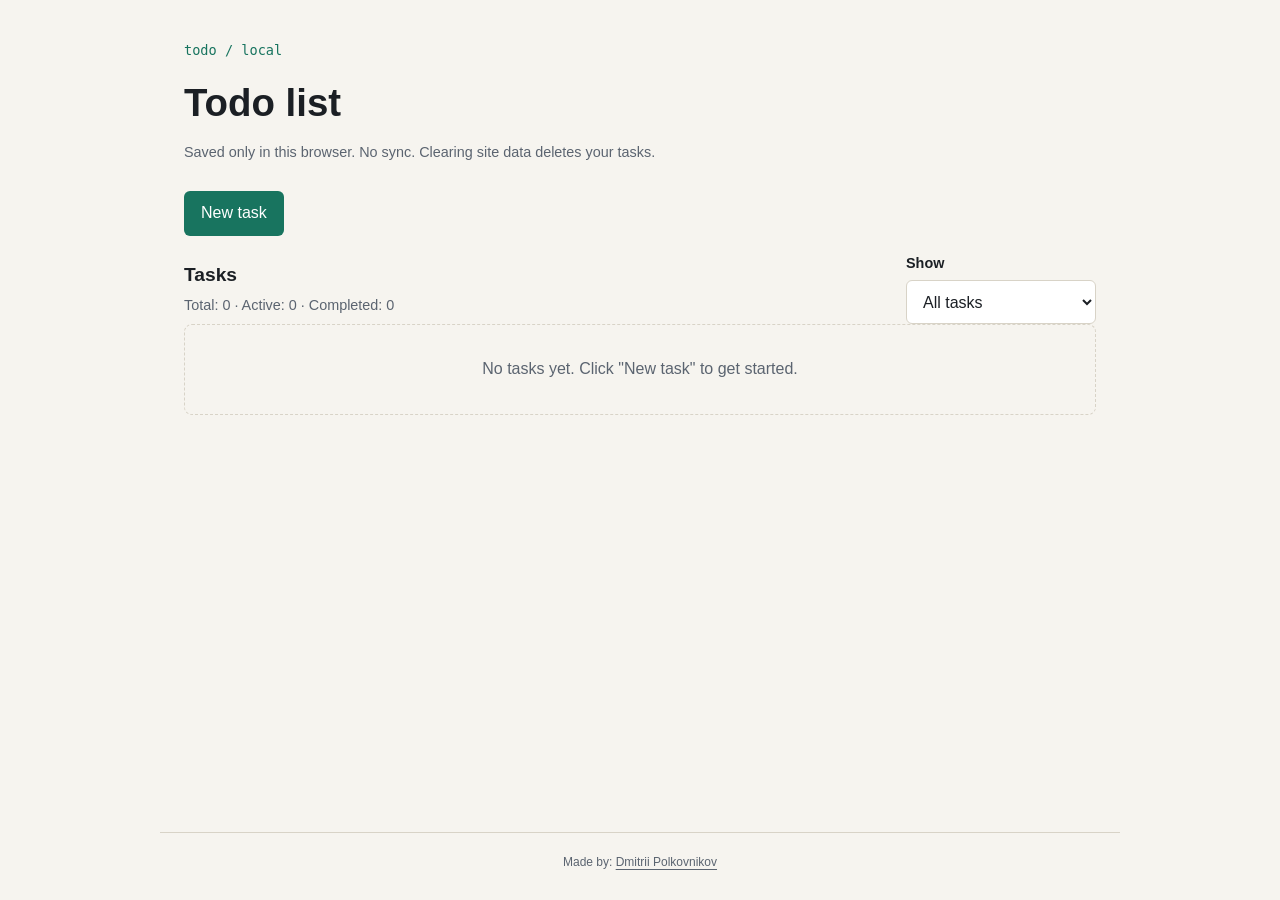
<file: todo/index.html>
<!DOCTYPE html>
<html lang="en">
<head>
  <meta charset="UTF-8">
  <meta name="viewport" content="width=device-width, initial-scale=1.0">
  <meta name="robots" content="noindex, nofollow">
  <title>Todo list</title>
  <link rel="stylesheet" href="/todo/styles.css">
  <script src="/todo/app.js" defer></script>
</head>
<body>
  <main>
    <header>
      <p class="eyebrow">todo / local</p>
      <h1>Todo list</h1>
      <p class="muted">Saved only in this browser. No sync. Clearing site data deletes your tasks.</p>
    </header>

    <noscript>Enable JavaScript to use the todo list.</noscript>
    <p id="error" class="error" role="alert" hidden></p>

    <div class="composer-toolbar">
      <button type="button" id="toggle-form" aria-expanded="false" aria-controls="task-panel">New task</button>
    </div>
    <section id="task-panel" class="panel" aria-labelledby="form-heading" hidden>
      <h2 id="form-heading">New task</h2>
      <form id="task-form">
        <fieldset id="form-fields">
          <div class="form-grid">
            <div class="title-field">
              <label for="title">Title</label>
              <input id="title" name="title" maxlength="200" required autocomplete="off" placeholder="What needs to be done?">
            </div>
            <div>
              <label for="category">Category</label>
              <input id="category" name="category" list="categories" maxlength="80" autocomplete="off" placeholder="e.g. Personal">
              <datalist id="categories"></datalist>
            </div>
            <div>
              <label for="priority">Priority</label>
              <select id="priority" name="priority">
                <option value="high">High</option>
                <option value="medium" selected>Medium</option>
                <option value="low">Low</option>
              </select>
            </div>
          </div>
          <div class="form-footer">
            <div>
              <label for="description">Description <span class="muted">(optional)</span></label>
              <textarea id="description" name="description" rows="1" maxlength="5000" placeholder="Details, notes, links"></textarea>
            </div>
            <div class="form-actions">
              <button type="submit" id="save-button">Add task</button>
              <button type="button" id="cancel-edit" class="secondary" hidden>Cancel</button>
            </div>
          </div>
        </fieldset>
      </form>
    </section>

    <section aria-labelledby="list-heading">
      <div class="list-header">
        <div>
          <h2 id="list-heading">Tasks</h2>
          <p id="summary" class="muted" role="status"></p>
        </div>
        <div>
          <label for="filter">Show</label>
          <select id="filter">
            <option value="all">All tasks</option>
            <option value="active">Active</option>
            <option value="completed">Completed</option>
          </select>
        </div>
      </div>
      <p id="reorder-status" class="sr-only" role="status"></p>
      <div id="task-list" role="region" aria-label="Task list" tabindex="0"></div>
      <p id="empty" class="empty" hidden>No tasks yet. Click "New task" to get started.</p>
    </section>
  </main>
  <footer class="site-footer">
    Made by: <a href="/">Dmitrii Polkovnikov</a>
  </footer>
</body>
</html>
</file>
<file: money/styles.css>
:root {
  color-scheme: light;
  --paper: #f6f4ef;
  --ink: #1b1f24;
  --muted: #5b6470;
  --rule: #d8d3c7;
  --accent: #18745f;
}

* { box-sizing: border-box; }
[hidden] { display: none !important; }
body { margin: 0; min-height: 100vh; display: flex; flex-direction: column; background: var(--paper); color: var(--ink); font-family: -apple-system, BlinkMacSystemFont, "Segoe UI", sans-serif; line-height: 1.55; }
main { flex: 1; width: 100%; max-width: 1100px; margin: 0 auto; padding: 40px 24px 64px; }
header { margin-bottom: 28px; }
h1 { margin: 0 0 8px; font-size: clamp(1.8rem, 5vw, 2.4rem); }
h2 { margin: 0 0 16px; font-size: 1.2rem; }
p { margin: 0 0 12px; }
.muted { color: var(--muted); font-size: .9rem; }
.panel { padding: 20px; background: #fff; border: 1px solid var(--rule); border-radius: 12px; margin-bottom: 24px; }
fieldset { border: 0; padding: 0; margin: 0; min-width: 0; }
label { display: block; font-size: .9rem; font-weight: 600; margin-bottom: 6px; }
input, select, textarea, button { font: inherit; }
input, select, textarea { width: 100%; min-width: 0; min-height: 44px; padding: 9px 12px; border: 1px solid var(--rule); border-radius: 6px; background: #fff; color: var(--ink); }
button { min-height: 44px; padding: 9px 16px; border: 1px solid transparent; border-radius: 6px; background: var(--accent); color: #fff; cursor: pointer; }
button:hover { filter: brightness(.92); }
button:disabled { opacity: .5; cursor: not-allowed; }
.secondary { background: transparent; border-color: var(--rule); color: var(--ink); }
.danger, .negative { color: #a62c2c; }
:focus-visible { outline: 3px solid var(--accent); outline-offset: 3px; }
.month-navigation { display: flex; align-items: center; gap: 8px; }
.toolbar { display: flex; flex: none; gap: 4px; padding: 4px; }
.icon-button { display: grid; place-items: center; width: 36px; min-height: 36px; padding: 7px; }
.icon-button svg { width: 20px; height: 20px; fill: none; stroke: currentColor; stroke-width: 1.8; stroke-linecap: round; stroke-linejoin: round; }
.form-actions { display: flex; gap: 8px; flex-wrap: wrap; margin: 10px 0; }
.month-settings { margin: 16px 0 24px; padding: 0 12px; border: 1px solid var(--rule); border-radius: 6px; }
.month-settings summary { padding: 8px 0; font-size: .9rem; font-weight: 600; cursor: pointer; }
.month-settings form { margin-top: 4px; }
.month-settings label { margin-bottom: 4px; font-size: .8rem; }
.month-settings input, .month-settings select, .month-settings button { min-height: 36px; padding: 6px 8px; font-size: .85rem; }
.month-grid { display: grid; grid-template-columns: minmax(0, 2fr) repeat(3, minmax(0, 1fr)); gap: 8px; }
.tabs { display: flex; flex: 1; min-width: 0; gap: 4px; overflow-x: auto; padding: 4px; }
.tabs button { flex: none; min-height: 36px; padding: 5px 10px; font-size: .85rem; max-width: 240px; overflow-wrap: anywhere; text-align: left; background: transparent; color: var(--ink); border-color: var(--rule); }
.tabs button.month-draft { background: #e9eaec; color: #5b6470; border-color: #cdd1d6; }
.tabs button.month-active { background: #e1f1eb; color: #18634e; border-color: #b7d9cb; }
.tabs button[aria-selected="true"] { border-color: currentColor; box-shadow: inset 0 -3px 0 currentColor; }
.tab-date { display: block; font-family: ui-monospace, monospace; font-size: .75rem; opacity: .85; }
.transactions { padding: 0; margin: 4px 0 8px; list-style: none; display: grid; gap: 2px; }
.transaction, .transaction-columns { display: grid; grid-template-columns: 32px minmax(120px, 1fr) minmax(160px, .7fr) 155px 150px 44px; gap: 8px; align-items: center; padding: 4px 0; }
.transaction { border: 0; }
.transaction-drag { display: grid; place-items: center; width: 32px; padding: 0; border: 0; color: var(--muted); cursor: grab; touch-action: none; user-select: none; }
.grip { width: 12px; height: 18px; background: radial-gradient(currentColor 1.5px, transparent 1.5px) 0 0 / 6px 6px; }
.is-reordering { user-select: none; }
.is-reordering .transaction-drag { cursor: grabbing; }
.dragging .transaction { outline: 2px dashed var(--accent); outline-offset: -2px; }
.add-transaction { min-height: 36px; padding: 6px 12px; margin-bottom: 24px; font-size: .85rem; }
.transaction-columns { color: var(--muted); font-size: .85rem; }
.transaction input, .transaction select { padding: 6px 8px; }
.transaction-amount { display: flex; min-width: 0; gap: 4px; }
.transaction-amount select { flex: 0 0 52px; width: 52px; }
.transaction-amount input { font-variant-numeric: tabular-nums; }
.income { color: var(--accent); }
.transaction.paid { background: #eef5f1; }
.transaction.reserved { background: #fff4dc; }
.transaction .delete-transaction { padding: 0; font-size: 1.3rem; }
.row-note { grid-column: 1 / -1; color: #9b2525; font-size: .8rem; }
.totals { margin: 0 0 16px; display: grid; grid-template-columns: repeat(3, minmax(0, 1fr)); gap: 16px; }
.totals dt { color: var(--muted); font-size: .9rem; }
.totals dd { margin: 4px 0 0; font-size: 1.3rem; font-weight: 600; font-variant-numeric: tabular-nums; overflow-wrap: anywhere; }
.totals .closing { grid-column: 1 / -1; border-top: 1px solid var(--rule); padding-top: 16px; }
.closing dd { font-size: 1.8rem; }
.empty { border: 1px dashed var(--rule); border-radius: 8px; padding: 32px 20px; color: var(--muted); text-align: center; margin-bottom: 24px; }
.error, noscript { display: block; background: #fce8e6; color: #9b2525; padding: 16px; border-radius: 8px; margin-bottom: 20px; }
.notice { background: #e1f1eb; color: #18634e; padding: 16px; border-radius: 8px; margin-bottom: 20px; }
dialog { width: min(680px, calc(100% - 32px)); max-height: calc(100dvh - 32px); padding: 20px; overflow: auto; border: 1px solid var(--rule); border-radius: 12px; background: var(--paper); color: var(--ink); }
dialog::backdrop { background: rgb(27 31 36 / 45%); }
.dialog-heading { display: flex; align-items: center; justify-content: space-between; gap: 12px; margin-bottom: 12px; }
.dialog-heading h2 { margin: 0; }
#json-text { display: block; height: clamp(160px, 35vh, 360px); resize: vertical; font-family: ui-monospace, monospace; font-size: .85rem; }
.dialog-actions { display: flex; justify-content: flex-end; gap: 8px; margin-top: 12px; }
dialog .error, dialog .notice { margin: 12px 0 0; padding: 10px 12px; }
.site-footer { width: 100%; max-width: 1100px; margin: 0 auto; padding: 20px 24px 28px; border-top: 1px solid var(--rule); text-align: center; font-size: .75rem; color: var(--muted); }
.site-footer a { color: inherit; text-underline-offset: 3px; }
.sr-only { position: absolute; width: 1px; height: 1px; padding: 0; margin: -1px; overflow: hidden; clip-path: inset(50%); white-space: nowrap; border: 0; }

@media (max-width: 900px) {
  .month-grid { grid-template-columns: repeat(2, minmax(0, 1fr)); }
  .transaction-columns { display: none; }
  .transaction { grid-template-columns: 32px minmax(0, 1fr) minmax(160px, 1fr) 44px; }
  .transaction-drag { grid-column: 1; grid-row: 1; }
  .transaction-title { grid-column: 2 / 4; }
  .delete-transaction { grid-column: 4; grid-row: 1; }
  .transaction-amount { grid-column: 2; }
  .transaction-date { grid-column: 3; }
  .transaction-status { grid-column: 2 / 4; }
}
@media (max-width: 560px) {
  main { padding: 24px 16px 40px; }
  .panel { padding: 16px; }
  .title-field { grid-column: 1 / -1; }
  .transaction { grid-template-columns: 32px minmax(0, 1fr) 44px; }
  .transaction-title { grid-column: 2; }
  .delete-transaction { grid-column: 3; }
  .transaction-amount, .transaction-date, .transaction-status { grid-column: 2 / -1; }
  .totals { grid-template-columns: repeat(2, minmax(0, 1fr)); }
  .site-footer { padding: 16px; }
}
</file>
<file: todo/styles.css>
:root {
  color-scheme: light;
  --paper: #f6f4ef;
  --ink: #1b1f24;
  --muted: #5b6470;
  --rule: #d8d3c7;
  --accent: #18745f;
}

* { box-sizing: border-box; }
[hidden] { display: none !important; }

body {
  margin: 0;
  min-height: 100vh;
  display: flex;
  flex-direction: column;
  background: var(--paper);
  color: var(--ink);
  font-family: -apple-system, BlinkMacSystemFont, "Segoe UI", sans-serif;
  line-height: 1.55;
}

main { flex: 1; width: 100%; max-width: 960px; margin: 0 auto; padding: 40px 24px 64px; }
.site-footer { width: 100%; max-width: 960px; margin: 0 auto; padding: 20px 24px 28px; border-top: 1px solid var(--rule); text-align: center; font-size: .75rem; color: var(--muted); }
.site-footer a { color: inherit; text-underline-offset: 3px; }
.composer-toolbar { margin-bottom: 16px; }
header { margin-bottom: 28px; }
h1 { margin: 0 0 8px; font-size: clamp(1.8rem, 5vw, 2.4rem); }
h2 { margin: 0 0 16px; font-size: 1.2rem; }
p { margin: 0 0 12px; }
.eyebrow { color: var(--accent); font-family: ui-monospace, monospace; font-size: .85rem; }
.muted { color: var(--muted); font-size: .9rem; }
.panel { padding: 16px; background: #fff; border: 1px solid var(--rule); border-radius: 12px; margin-bottom: 24px; }
.panel h2 { margin-bottom: 12px; }
fieldset { border: 0; padding: 0; margin: 0; min-width: 0; }
label { display: block; font-size: .9rem; font-weight: 600; margin-bottom: 6px; }
input, textarea, select, button { font: inherit; }
input:not([type="checkbox"]), textarea, select {
  width: 100%;
  min-height: 44px;
  padding: 9px 12px;
  border: 1px solid var(--rule);
  border-radius: 6px;
  background: #fff;
  color: var(--ink);
}
textarea { display: block; resize: vertical; }
.form-grid { display: grid; grid-template-columns: minmax(0, 2fr) minmax(0, 1fr) 140px; gap: 12px; }
.form-grid > div, .form-footer > div { min-width: 0; }
.form-footer { display: grid; grid-template-columns: minmax(0, 1fr) auto; align-items: end; gap: 12px; margin-top: 12px; }
.form-actions { display: flex; gap: 8px; flex-wrap: wrap; }
button {
  min-height: 44px;
  padding: 9px 16px;
  border: 1px solid transparent;
  border-radius: 6px;
  background: var(--accent);
  color: #fff;
  cursor: pointer;
}
button:hover { filter: brightness(.92); }
button:disabled { opacity: .5; cursor: not-allowed; }
.secondary { background: transparent; border-color: var(--rule); color: var(--ink); }
.danger { color: #a62c2c; }
:focus-visible { outline: 3px solid var(--accent); outline-offset: 3px; }
.list-header { display: flex; align-items: center; justify-content: space-between; gap: 20px; }
.list-header h2 { margin-bottom: 4px; }
.list-header p { margin: 0; }
.list-header select { min-width: 190px; }
.sort-note { margin-top: 12px; }
#task-list { overflow-x: auto; padding: 4px; }
.task-group { min-width: 772px; margin-bottom: 16px; padding: 8px; border: 1px solid var(--rule); border-radius: 8px; }
.task-group:last-child { margin-bottom: 0; }
.group-heading { margin: 0 0 12px; font-size: 1rem; overflow-wrap: anywhere; }
.group-empty { margin: 0; padding: 16px 8px; color: var(--muted); font-size: .9rem; }
.task-group.drop-target { border-color: var(--accent); }
.tasks { list-style: none; padding: 0; margin: 0; display: grid; gap: 8px; }
.task { background: #fff; border: 1px solid var(--rule); border-radius: 8px; padding: 8px; min-width: 0; }
.task-row { display: grid; grid-template-columns: 44px 44px minmax(160px, 1fr) minmax(100px, .45fr) 76px auto 44px; align-items: center; gap: 8px; }
.task-drag { display: grid; place-items: center; width: 44px; padding: 0; cursor: grab; touch-action: none; user-select: none; }
.grip { width: 12px; height: 18px; background: radial-gradient(currentColor 1.5px, transparent 1.5px) 0 0 / 6px 6px; }
.is-reordering { user-select: none; }
.is-reordering .task-drag { cursor: grabbing; }
.task.dragging { background: #e1f1eb; outline: 2px dashed var(--accent); outline-offset: -2px; }
.sr-only { position: absolute; width: 1px; height: 1px; padding: 0; margin: -1px; overflow: hidden; clip-path: inset(50%); white-space: nowrap; border: 0; }
.task-check { flex: none; display: grid; place-items: center; width: 44px; min-height: 44px; margin: 0; cursor: pointer; }
.task-check input { width: 20px; height: 20px; margin: 0; accent-color: var(--accent); cursor: pointer; }
.task-title, .task-category { min-width: 0; overflow: hidden; text-overflow: ellipsis; white-space: nowrap; }
.task-title { display: block; margin: 0; font-size: 1rem; }
.task-category { color: var(--muted); font-size: .85rem; }
.task.completed .task-title { text-decoration: line-through; color: var(--muted); }
.task-description { white-space: pre-wrap; overflow-wrap: anywhere; font-size: .95rem; margin: 8px 0 0; padding: 12px; border-top: 1px solid var(--rule); }
.badge { display: inline-block; border-radius: 4px; padding: 2px 8px; font-size: .75rem; white-space: nowrap; text-align: center; }
.priority-high { background: #fce8e6; color: #9b2525; }
.priority-medium { background: #fff0d1; color: #79530a; }
.priority-low { background: #e1f1eb; color: #18634e; }
.task-actions { display: flex; gap: 6px; }
.task-actions button { font-size: .85rem; padding: 6px 10px; white-space: nowrap; }
.task-toggle { display: grid; place-items: center; width: 44px; padding: 0; }
.chevron { width: 8px; height: 8px; border-right: 2px solid currentColor; border-bottom: 2px solid currentColor; transform: rotate(-45deg); }
.task-toggle[aria-expanded="true"] .chevron { transform: rotate(45deg); }
.empty { border: 1px dashed var(--rule); border-radius: 8px; padding: 32px 20px; color: var(--muted); text-align: center; }
.error, noscript { display: block; background: #fce8e6; color: #9b2525; padding: 16px; border-radius: 8px; margin-bottom: 20px; }

@media (max-width: 640px) {
  main { padding: 24px 16px 40px; }
  .site-footer { padding: 16px; }
  .form-grid { grid-template-columns: minmax(0, 1fr) minmax(0, 1fr); }
  .title-field { grid-column: 1 / -1; }
  .form-footer { grid-template-columns: 1fr; }
  .list-header { align-items: stretch; flex-direction: column; gap: 12px; }
}
</file>
